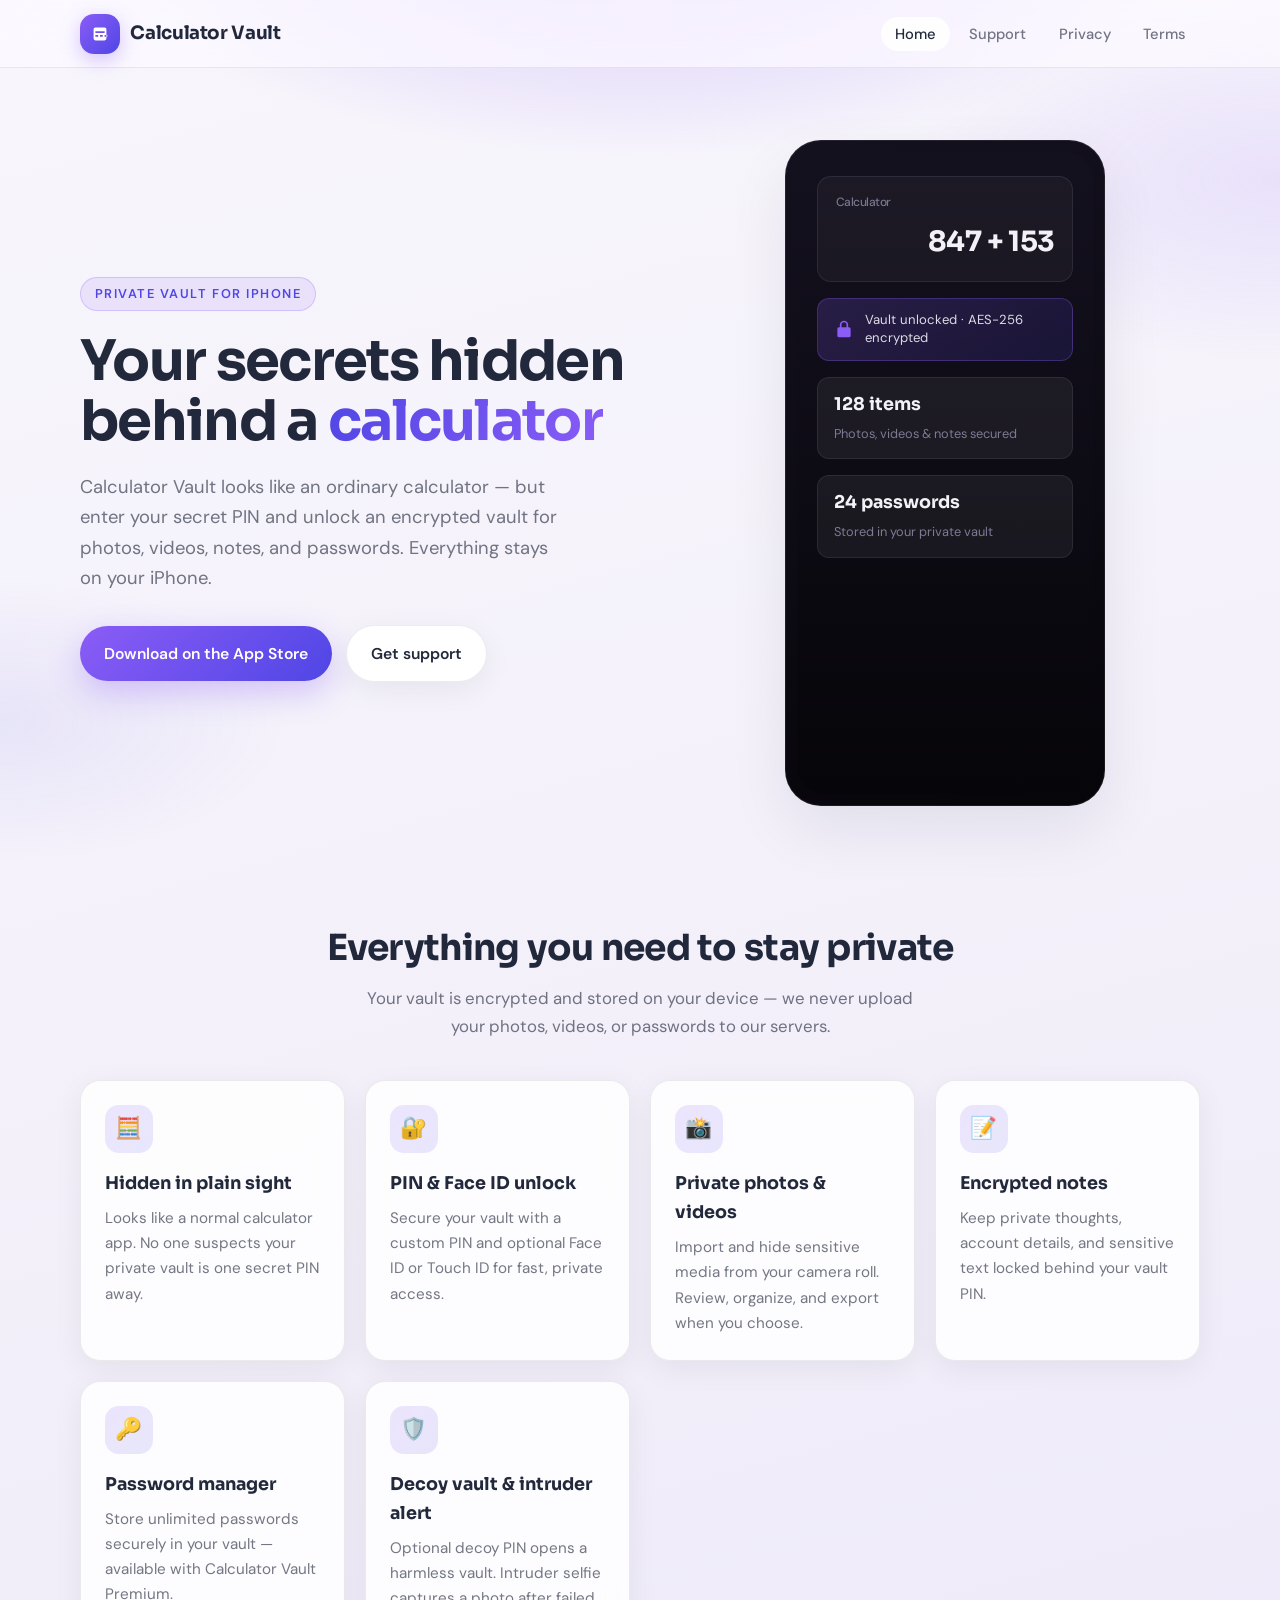
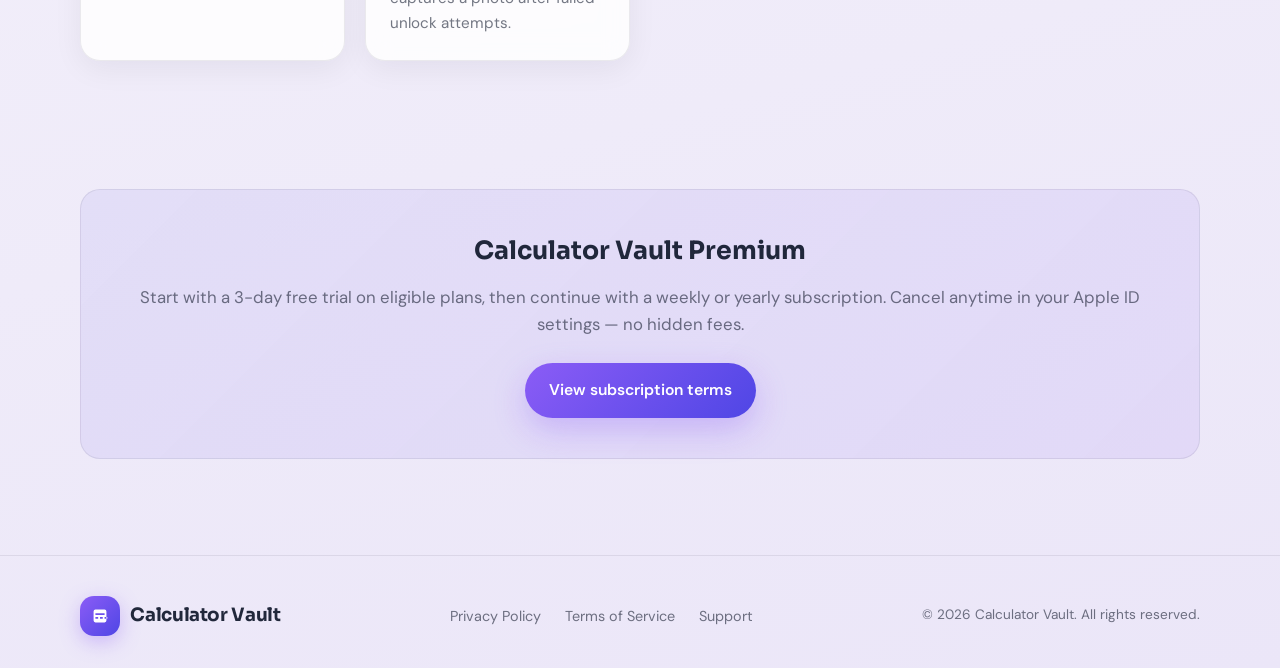
<file: index.html>
<!DOCTYPE html>
<html lang="en">
<head>
  <meta charset="UTF-8">
  <meta name="viewport" content="width=device-width, initial-scale=1">
  <meta name="description" content="Calculator Vault — Hide photos, videos, notes, and passwords behind a secret PIN. Looks like a calculator. Encrypted on your iPhone.">
  <meta name="theme-color" content="#4f46e5">
  <link rel="canonical" href="https://ammadrazzaq28.github.io/Vault-Calculator/">
  <meta property="og:type" content="website">
  <meta property="og:url" content="https://ammadrazzaq28.github.io/Vault-Calculator/">
  <meta property="og:title" content="Calculator Vault — Private Photo &amp; File Vault for iPhone">
  <meta property="og:description" content="Hide photos, videos, notes, and passwords behind a secret PIN. Looks like an ordinary calculator. Encrypted on your device.">
  <title>Calculator Vault — Private Photo &amp; File Vault for iPhone</title>
  <link rel="preconnect" href="https://fonts.googleapis.com">
  <link rel="preconnect" href="https://fonts.gstatic.com" crossorigin>
  <link href="https://fonts.googleapis.com/css2?family=DM+Sans:ital,opsz,wght@0,9..40,400;0,9..40,500;0,9..40,600;0,9..40,700;1,9..40,400&family=Sora:wght@600;700&display=swap" rel="stylesheet">
  <link rel="stylesheet" href="css/site.css">
  <link rel="icon" href="data:image/svg+xml,%3Csvg xmlns='http://www.w3.org/2000/svg' viewBox='0 0 32 32'%3E%3Cdefs%3E%3ClinearGradient id='g' x1='0%25' y1='0%25' x2='100%25' y2='100%25'%3E%3Cstop offset='0%25' stop-color='%238b5cf6'/%3E%3Cstop offset='100%25' stop-color='%234f46e5'/%3E%3C/linearGradient%3E%3C/defs%3E%3Crect width='32' height='32' rx='8' fill='url(%23g)'/%3E%3Cpath fill='white' d='M9 8h14a2 2 0 012 2v12a2 2 0 01-2 2H9a2 2 0 01-2-2V10a2 2 0 012-2zm0 4v2h14v-2H9zm0 4v2h4v-2H9zm6 0v2h4v-2h-4zm6 0v2h4v-2h-4z'/%3E%3C/svg%3E">
</head>
<body>
  <header class="site-nav">
    <div class="wrap site-nav__inner">
      <a class="brand" href="index.html">
        <span class="brand__mark" aria-hidden="true">
          <svg viewBox="0 0 24 24" xmlns="http://www.w3.org/2000/svg"><path d="M7 5h10a2 2 0 012 2v10a2 2 0 01-2 2H7a2 2 0 01-2-2V7a2 2 0 012-2zm0 4v2h10V9H7zm0 4v2h3v-2H7zm5 0v2h3v-2h-3zm5 0v2h3v-2h-3z"/></svg>
        </span>
        Calculator Vault
      </a>
      <button class="nav-toggle" type="button" aria-label="Open menu" aria-expanded="false" data-nav-toggle>☰</button>
      <ul class="nav-links" data-nav-menu>
        <li><a href="index.html" aria-current="page">Home</a></li>
        <li><a href="support.html">Support</a></li>
        <li><a href="privacy.html">Privacy</a></li>
        <li><a href="terms.html">Terms</a></li>
      </ul>
    </div>
  </header>

  <main>
    <section class="hero">
      <div class="wrap hero__grid">
        <div>
          <p class="hero__eyebrow">Private vault for iPhone</p>
          <h1>Your secrets hidden behind a <span>calculator</span></h1>
          <p class="hero__lead">
            Calculator Vault looks like an ordinary calculator — but enter your secret PIN and unlock an encrypted vault for photos, videos, notes, and passwords. Everything stays on your iPhone.
          </p>
          <div class="hero__cta">
            <a class="btn btn--primary" href="https://apps.apple.com/app/calculator-vault/id0000000000" rel="noopener">Download on the App Store</a>
            <a class="btn btn--ghost" href="support.html">Get support</a>
          </div>
        </div>
        <div class="phone-mock" aria-hidden="true">
          <div class="phone-mock__frame">
            <div class="phone-mock__screen">
              <div class="mock-calc-display">
                <span>Calculator</span>
                847 + 153
              </div>
              <div class="mock-lock">
                <svg viewBox="0 0 24 24" xmlns="http://www.w3.org/2000/svg"><path d="M12 17a2 2 0 100-4 2 2 0 000 4zm6-7h-1V7a5 5 0 00-10 0v3H6a2 2 0 00-2 2v8a2 2 0 002 2h12a2 2 0 002-2v-8a2 2 0 00-2-2zm-3 0H9V7a3 3 0 016 0v3z"/></svg>
                <p>Vault unlocked · AES-256 encrypted</p>
              </div>
              <div class="mock-stat"><strong>128 items</strong><span>Photos, videos &amp; notes secured</span></div>
              <div class="mock-stat"><strong>24 passwords</strong><span>Stored in your private vault</span></div>
            </div>
          </div>
        </div>
      </div>
    </section>

    <section class="section" id="features">
      <div class="wrap">
        <h2 class="section__title">Everything you need to stay private</h2>
        <p class="section__subtitle">Your vault is encrypted and stored on your device — we never upload your photos, videos, or passwords to our servers.</p>
        <div class="features">
          <article class="card">
            <div class="card__icon" aria-hidden="true">🧮</div>
            <h3>Hidden in plain sight</h3>
            <p>Looks like a normal calculator app. No one suspects your private vault is one secret PIN away.</p>
          </article>
          <article class="card">
            <div class="card__icon" aria-hidden="true">🔐</div>
            <h3>PIN &amp; Face ID unlock</h3>
            <p>Secure your vault with a custom PIN and optional Face ID or Touch ID for fast, private access.</p>
          </article>
          <article class="card">
            <div class="card__icon" aria-hidden="true">📸</div>
            <h3>Private photos &amp; videos</h3>
            <p>Import and hide sensitive media from your camera roll. Review, organize, and export when you choose.</p>
          </article>
          <article class="card">
            <div class="card__icon" aria-hidden="true">📝</div>
            <h3>Encrypted notes</h3>
            <p>Keep private thoughts, account details, and sensitive text locked behind your vault PIN.</p>
          </article>
          <article class="card">
            <div class="card__icon" aria-hidden="true">🔑</div>
            <h3>Password manager</h3>
            <p>Store unlimited passwords securely in your vault — available with Calculator Vault Premium.</p>
          </article>
          <article class="card">
            <div class="card__icon" aria-hidden="true">🛡️</div>
            <h3>Decoy vault &amp; intruder alert</h3>
            <p>Optional decoy PIN opens a harmless vault. Intruder selfie captures a photo after failed unlock attempts.</p>
          </article>
        </div>
      </div>
    </section>

    <section class="section">
      <div class="wrap">
        <div class="pricing-banner">
          <h2>Calculator Vault Premium</h2>
          <p>Start with a 3-day free trial on eligible plans, then continue with a weekly or yearly subscription. Cancel anytime in your Apple ID settings — no hidden fees.</p>
          <a class="btn btn--primary" href="terms.html#subscriptions">View subscription terms</a>
        </div>
      </div>
    </section>
  </main>

  <footer class="site-footer">
    <div class="wrap site-footer__inner">
      <a class="brand" href="index.html">
        <span class="brand__mark" aria-hidden="true">
          <svg viewBox="0 0 24 24" xmlns="http://www.w3.org/2000/svg"><path d="M7 5h10a2 2 0 012 2v10a2 2 0 01-2 2H7a2 2 0 01-2-2V7a2 2 0 012-2zm0 4v2h10V9H7zm0 4v2h3v-2H7zm5 0v2h3v-2h-3zm5 0v2h3v-2h-3z"/></svg>
        </span>
        Calculator Vault
      </a>
      <ul class="footer-links">
        <li><a href="privacy.html">Privacy Policy</a></li>
        <li><a href="terms.html">Terms of Service</a></li>
        <li><a href="support.html">Support</a></li>
      </ul>
      <small>© <span id="year"></span> Calculator Vault. All rights reserved.</small>
    </div>
  </footer>

  <script>
    document.getElementById('year').textContent = new Date().getFullYear();
    const toggle = document.querySelector('[data-nav-toggle]');
    const menu = document.querySelector('[data-nav-menu]');
    toggle?.addEventListener('click', () => {
      const open = menu.classList.toggle('is-open');
      toggle.setAttribute('aria-expanded', open);
    });
  </script>
</body>
</html>
</file>
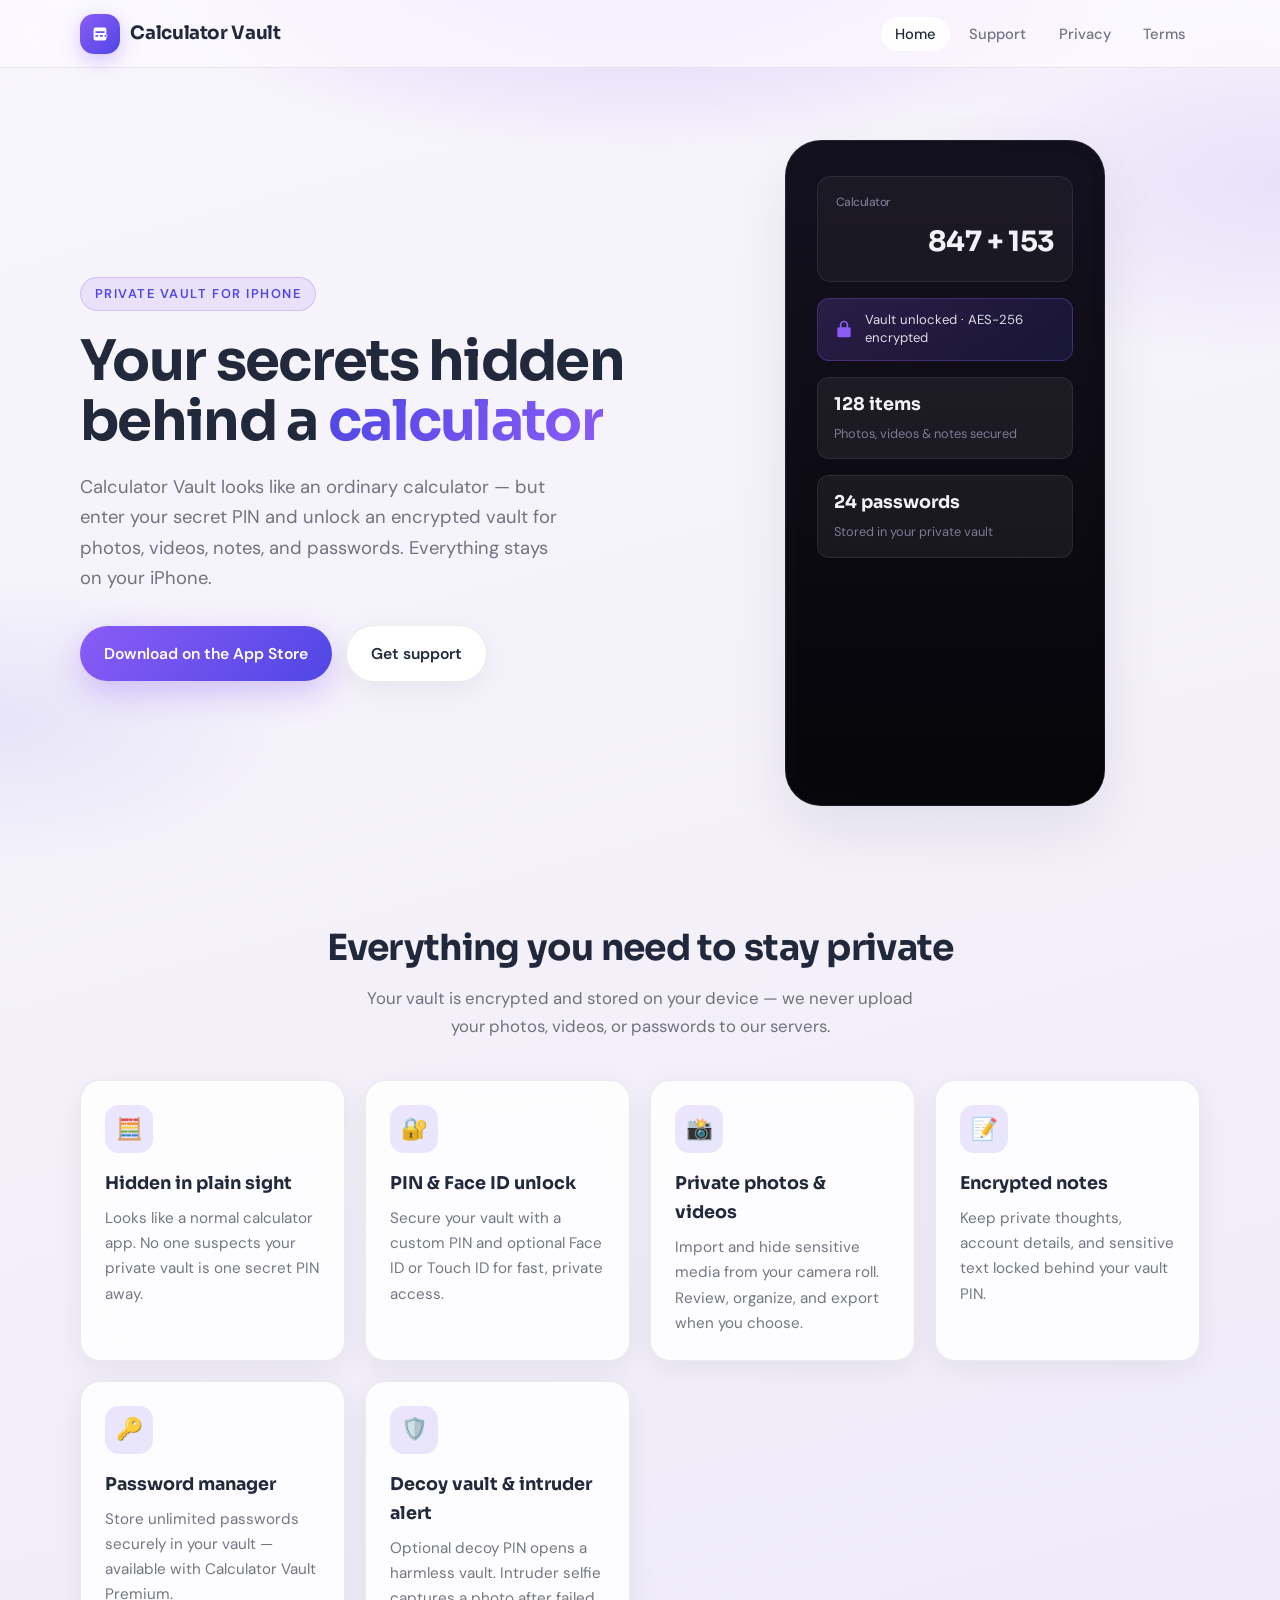
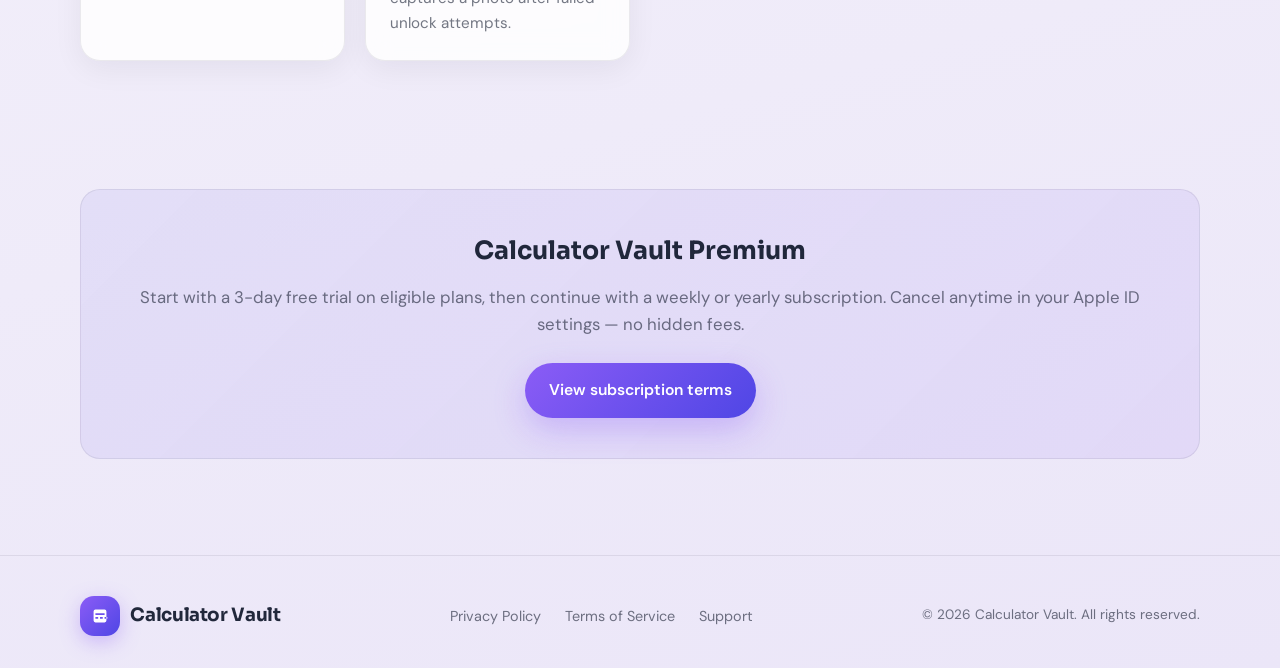
<file: website/index.html>
<!DOCTYPE html>
<html lang="en">
<head>
  <meta charset="UTF-8">
  <meta name="viewport" content="width=device-width, initial-scale=1">
  <meta name="description" content="Calculator Vault — Hide photos, videos, notes, and passwords behind a secret PIN. Looks like a calculator. Encrypted on your iPhone.">
  <meta name="theme-color" content="#4f46e5">
  <link rel="canonical" href="https://ammadrazzaq28.github.io/CalculatorVault/">
  <meta property="og:type" content="website">
  <meta property="og:url" content="https://ammadrazzaq28.github.io/CalculatorVault/">
  <meta property="og:title" content="Calculator Vault — Private Photo &amp; File Vault for iPhone">
  <meta property="og:description" content="Hide photos, videos, notes, and passwords behind a secret PIN. Looks like an ordinary calculator. Encrypted on your device.">
  <title>Calculator Vault — Private Photo &amp; File Vault for iPhone</title>
  <link rel="preconnect" href="https://fonts.googleapis.com">
  <link rel="preconnect" href="https://fonts.gstatic.com" crossorigin>
  <link href="https://fonts.googleapis.com/css2?family=DM+Sans:ital,opsz,wght@0,9..40,400;0,9..40,500;0,9..40,600;0,9..40,700;1,9..40,400&family=Sora:wght@600;700&display=swap" rel="stylesheet">
  <link rel="stylesheet" href="css/site.css">
  <link rel="icon" href="data:image/svg+xml,%3Csvg xmlns='http://www.w3.org/2000/svg' viewBox='0 0 32 32'%3E%3Cdefs%3E%3ClinearGradient id='g' x1='0%25' y1='0%25' x2='100%25' y2='100%25'%3E%3Cstop offset='0%25' stop-color='%238b5cf6'/%3E%3Cstop offset='100%25' stop-color='%234f46e5'/%3E%3C/linearGradient%3E%3C/defs%3E%3Crect width='32' height='32' rx='8' fill='url(%23g)'/%3E%3Cpath fill='white' d='M9 8h14a2 2 0 012 2v12a2 2 0 01-2 2H9a2 2 0 01-2-2V10a2 2 0 012-2zm0 4v2h14v-2H9zm0 4v2h4v-2H9zm6 0v2h4v-2h-4zm6 0v2h4v-2h-4z'/%3E%3C/svg%3E">
</head>
<body>
  <header class="site-nav">
    <div class="wrap site-nav__inner">
      <a class="brand" href="index.html">
        <span class="brand__mark" aria-hidden="true">
          <svg viewBox="0 0 24 24" xmlns="http://www.w3.org/2000/svg"><path d="M7 5h10a2 2 0 012 2v10a2 2 0 01-2 2H7a2 2 0 01-2-2V7a2 2 0 012-2zm0 4v2h10V9H7zm0 4v2h3v-2H7zm5 0v2h3v-2h-3zm5 0v2h3v-2h-3z"/></svg>
        </span>
        Calculator Vault
      </a>
      <button class="nav-toggle" type="button" aria-label="Open menu" aria-expanded="false" data-nav-toggle>☰</button>
      <ul class="nav-links" data-nav-menu>
        <li><a href="index.html" aria-current="page">Home</a></li>
        <li><a href="support.html">Support</a></li>
        <li><a href="privacy.html">Privacy</a></li>
        <li><a href="terms.html">Terms</a></li>
      </ul>
    </div>
  </header>

  <main>
    <section class="hero">
      <div class="wrap hero__grid">
        <div>
          <p class="hero__eyebrow">Private vault for iPhone</p>
          <h1>Your secrets hidden behind a <span>calculator</span></h1>
          <p class="hero__lead">
            Calculator Vault looks like an ordinary calculator — but enter your secret PIN and unlock an encrypted vault for photos, videos, notes, and passwords. Everything stays on your iPhone.
          </p>
          <div class="hero__cta">
            <a class="btn btn--primary" href="https://apps.apple.com/app/calculator-vault/id0000000000" rel="noopener">Download on the App Store</a>
            <a class="btn btn--ghost" href="support.html">Get support</a>
          </div>
        </div>
        <div class="phone-mock" aria-hidden="true">
          <div class="phone-mock__frame">
            <div class="phone-mock__screen">
              <div class="mock-calc-display">
                <span>Calculator</span>
                847 + 153
              </div>
              <div class="mock-lock">
                <svg viewBox="0 0 24 24" xmlns="http://www.w3.org/2000/svg"><path d="M12 17a2 2 0 100-4 2 2 0 000 4zm6-7h-1V7a5 5 0 00-10 0v3H6a2 2 0 00-2 2v8a2 2 0 002 2h12a2 2 0 002-2v-8a2 2 0 00-2-2zm-3 0H9V7a3 3 0 016 0v3z"/></svg>
                <p>Vault unlocked · AES-256 encrypted</p>
              </div>
              <div class="mock-stat"><strong>128 items</strong><span>Photos, videos &amp; notes secured</span></div>
              <div class="mock-stat"><strong>24 passwords</strong><span>Stored in your private vault</span></div>
            </div>
          </div>
        </div>
      </div>
    </section>

    <section class="section" id="features">
      <div class="wrap">
        <h2 class="section__title">Everything you need to stay private</h2>
        <p class="section__subtitle">Your vault is encrypted and stored on your device — we never upload your photos, videos, or passwords to our servers.</p>
        <div class="features">
          <article class="card">
            <div class="card__icon" aria-hidden="true">🧮</div>
            <h3>Hidden in plain sight</h3>
            <p>Looks like a normal calculator app. No one suspects your private vault is one secret PIN away.</p>
          </article>
          <article class="card">
            <div class="card__icon" aria-hidden="true">🔐</div>
            <h3>PIN &amp; Face ID unlock</h3>
            <p>Secure your vault with a custom PIN and optional Face ID or Touch ID for fast, private access.</p>
          </article>
          <article class="card">
            <div class="card__icon" aria-hidden="true">📸</div>
            <h3>Private photos &amp; videos</h3>
            <p>Import and hide sensitive media from your camera roll. Review, organize, and export when you choose.</p>
          </article>
          <article class="card">
            <div class="card__icon" aria-hidden="true">📝</div>
            <h3>Encrypted notes</h3>
            <p>Keep private thoughts, account details, and sensitive text locked behind your vault PIN.</p>
          </article>
          <article class="card">
            <div class="card__icon" aria-hidden="true">🔑</div>
            <h3>Password manager</h3>
            <p>Store unlimited passwords securely in your vault — available with Calculator Vault Premium.</p>
          </article>
          <article class="card">
            <div class="card__icon" aria-hidden="true">🛡️</div>
            <h3>Decoy vault &amp; intruder alert</h3>
            <p>Optional decoy PIN opens a harmless vault. Intruder selfie captures a photo after failed unlock attempts.</p>
          </article>
        </div>
      </div>
    </section>

    <section class="section">
      <div class="wrap">
        <div class="pricing-banner">
          <h2>Calculator Vault Premium</h2>
          <p>Start with a 3-day free trial on eligible plans, then continue with a weekly or yearly subscription. Cancel anytime in your Apple ID settings — no hidden fees.</p>
          <a class="btn btn--primary" href="terms.html#subscriptions">View subscription terms</a>
        </div>
      </div>
    </section>
  </main>

  <footer class="site-footer">
    <div class="wrap site-footer__inner">
      <a class="brand" href="index.html">
        <span class="brand__mark" aria-hidden="true">
          <svg viewBox="0 0 24 24" xmlns="http://www.w3.org/2000/svg"><path d="M7 5h10a2 2 0 012 2v10a2 2 0 01-2 2H7a2 2 0 01-2-2V7a2 2 0 012-2zm0 4v2h10V9H7zm0 4v2h3v-2H7zm5 0v2h3v-2h-3zm5 0v2h3v-2h-3z"/></svg>
        </span>
        Calculator Vault
      </a>
      <ul class="footer-links">
        <li><a href="privacy.html">Privacy Policy</a></li>
        <li><a href="terms.html">Terms of Service</a></li>
        <li><a href="support.html">Support</a></li>
      </ul>
      <small>© <span id="year"></span> Calculator Vault. All rights reserved.</small>
    </div>
  </footer>

  <script>
    document.getElementById('year').textContent = new Date().getFullYear();
    const toggle = document.querySelector('[data-nav-toggle]');
    const menu = document.querySelector('[data-nav-menu]');
    toggle?.addEventListener('click', () => {
      const open = menu.classList.toggle('is-open');
      toggle.setAttribute('aria-expanded', open);
    });
  </script>
</body>
</html>
</file>
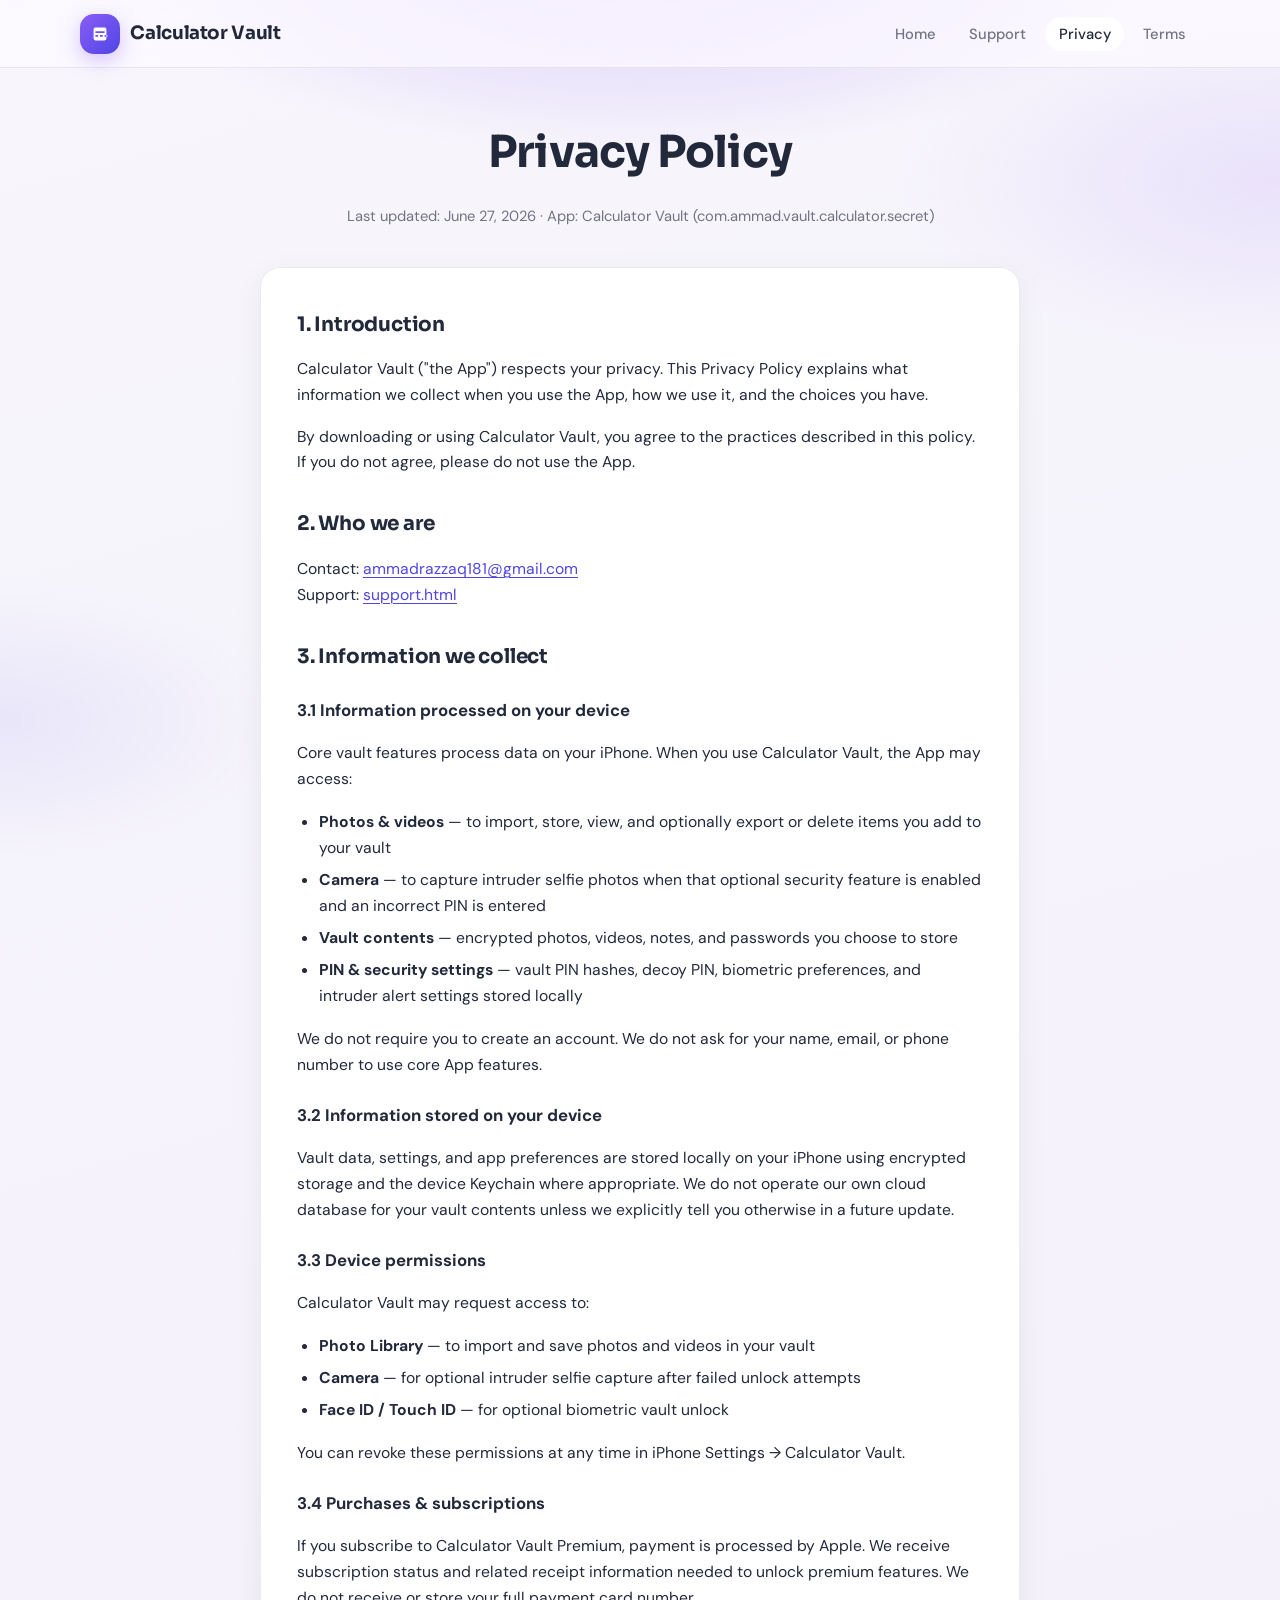
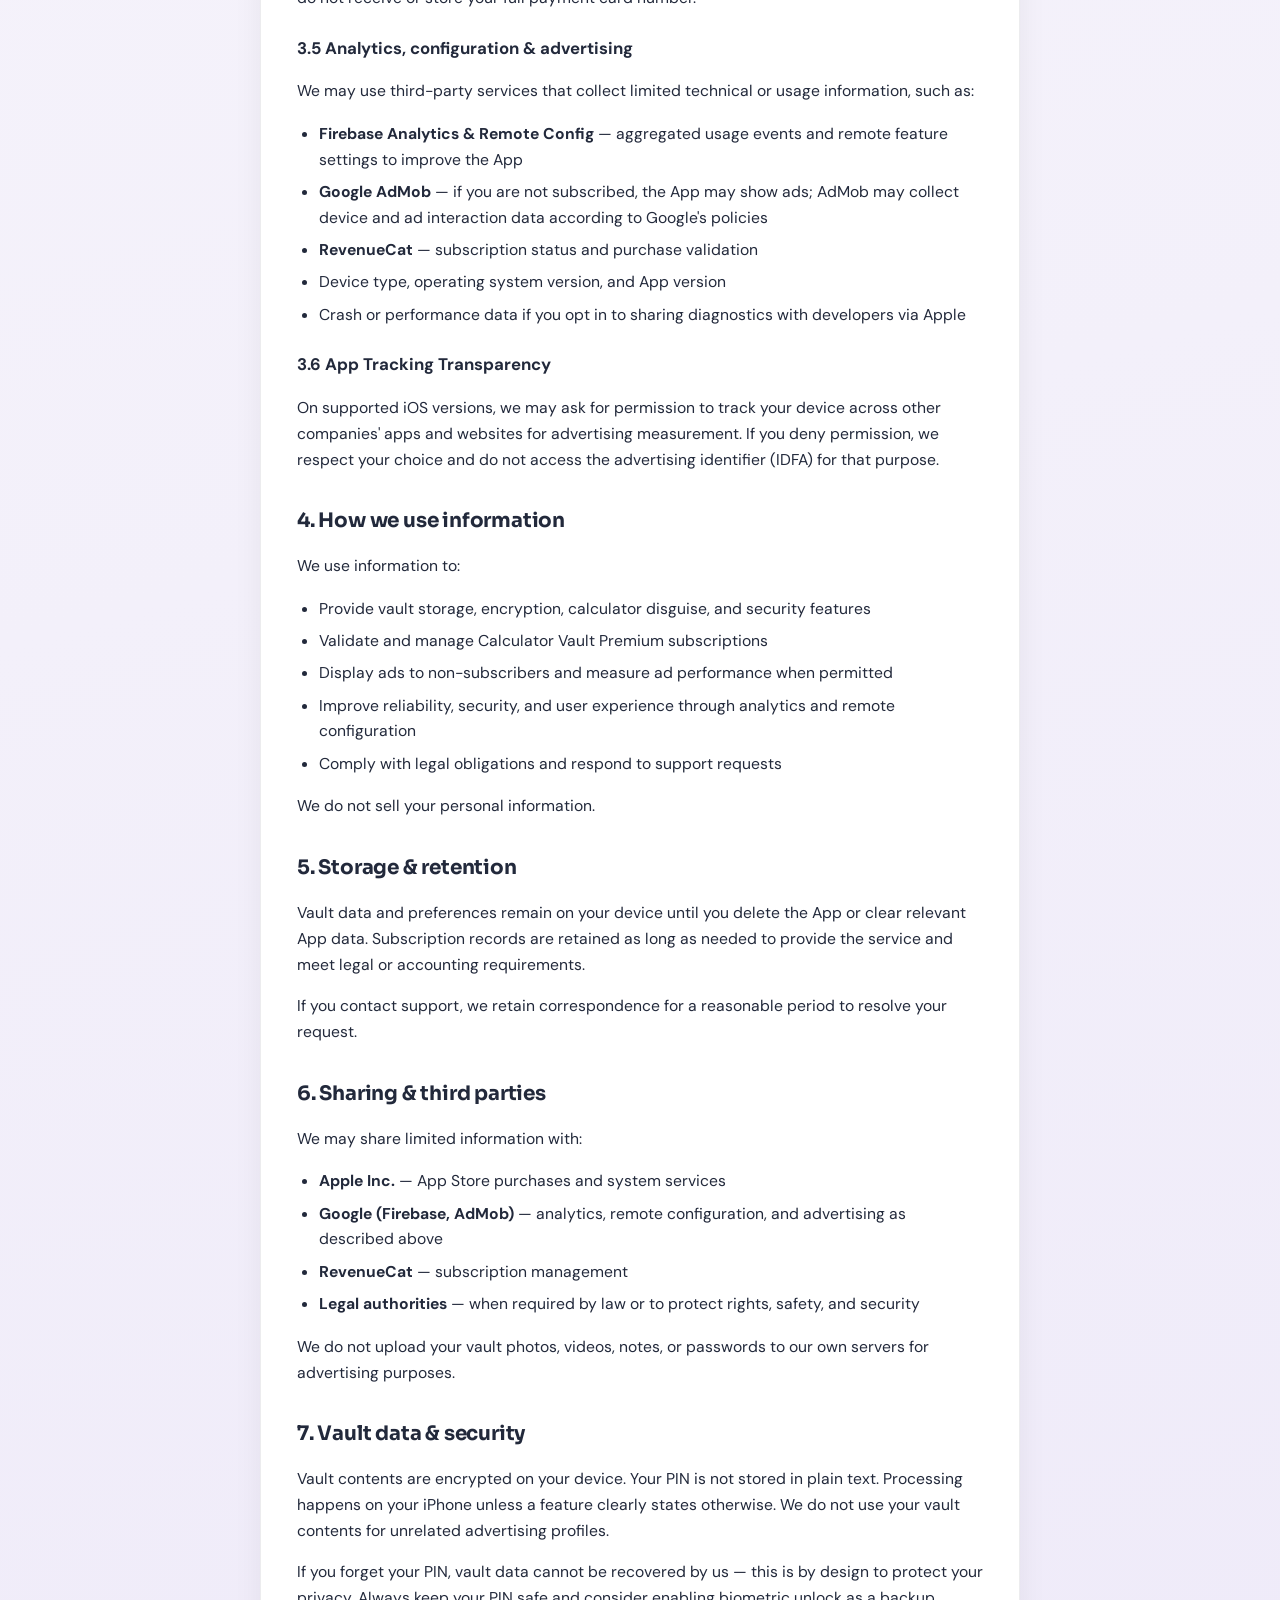
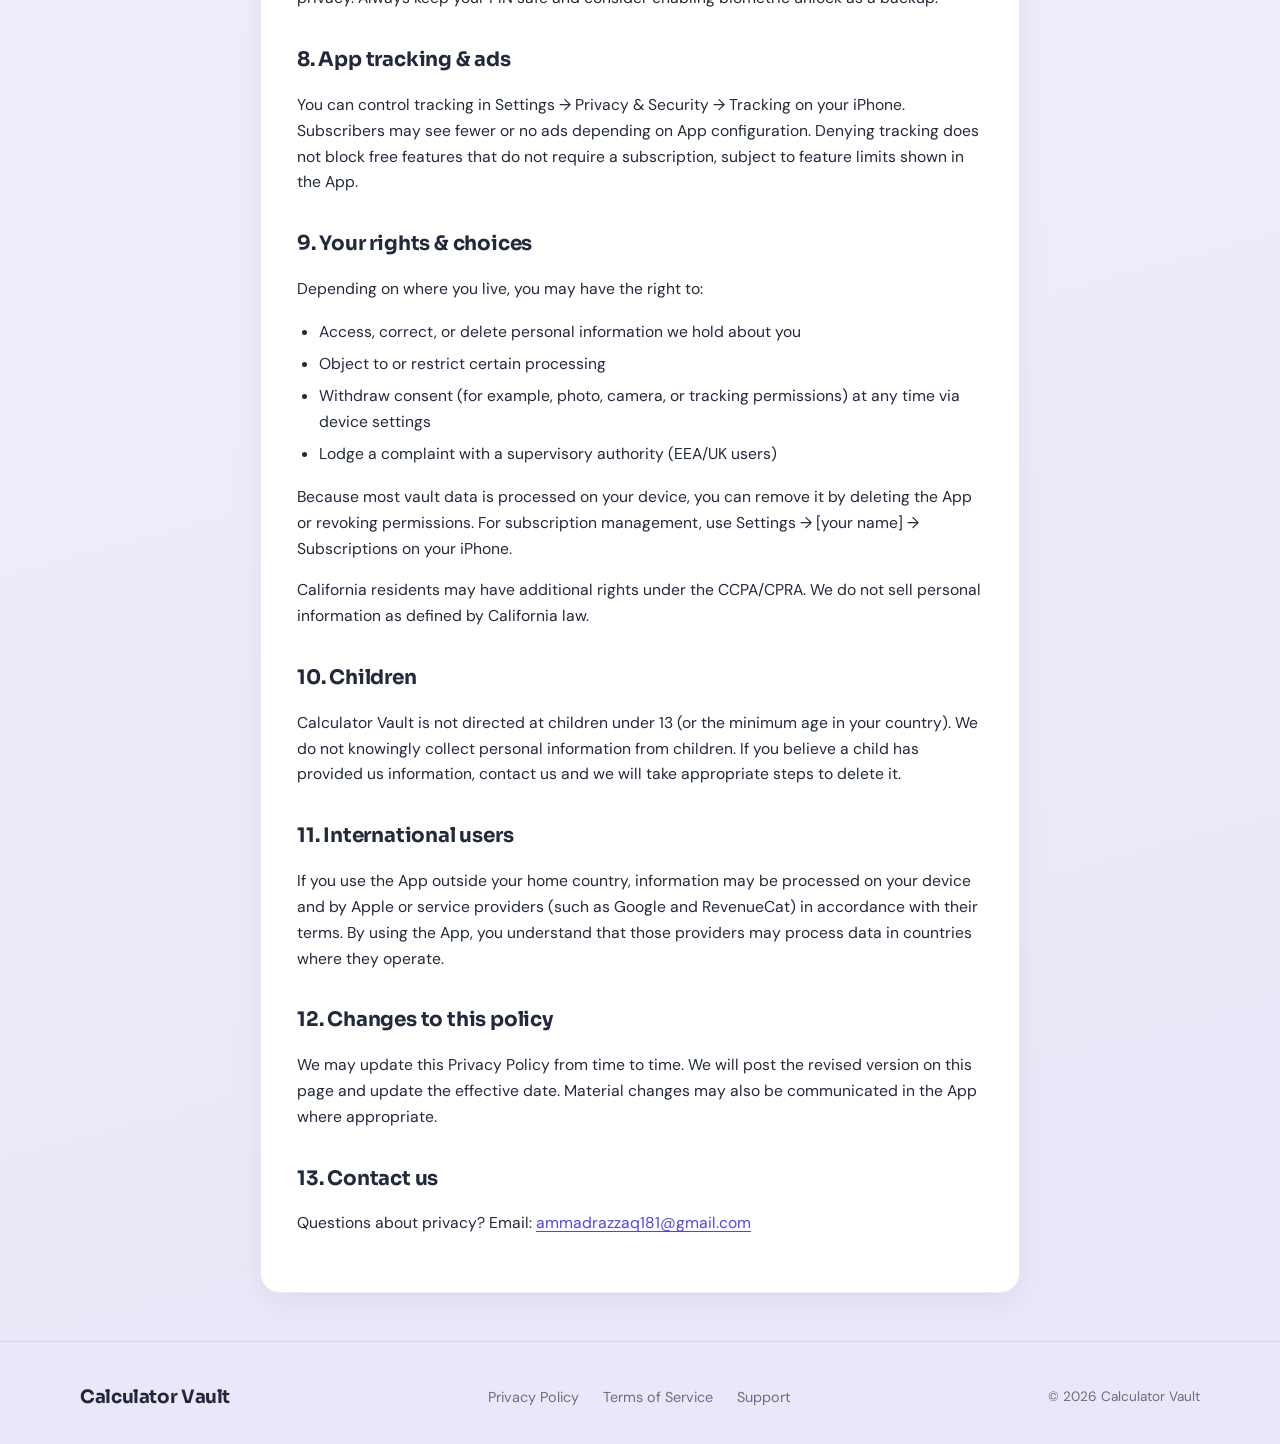
<file: privacy.html>
<!DOCTYPE html>
<html lang="en">
<head>
  <meta charset="UTF-8">
  <meta name="viewport" content="width=device-width, initial-scale=1">
  <meta name="description" content="Privacy Policy for Calculator Vault — how we handle your data on iPhone.">
  <title>Privacy Policy — Calculator Vault</title>
  <link rel="preconnect" href="https://fonts.googleapis.com">
  <link rel="preconnect" href="https://fonts.gstatic.com" crossorigin>
  <link href="https://fonts.googleapis.com/css2?family=DM+Sans:ital,opsz,wght@0,9..40,400;0,9..40,500;0,9..40,600;0,9..40,700&family=Sora:wght@600;700&display=swap" rel="stylesheet">
  <link rel="stylesheet" href="css/site.css">
  <link rel="icon" href="data:image/svg+xml,%3Csvg xmlns='http://www.w3.org/2000/svg' viewBox='0 0 32 32'%3E%3Crect width='32' height='32' rx='8' fill='%234f46e5'/%3E%3Cpath fill='white' d='M9 8h14a2 2 0 012 2v12a2 2 0 01-2 2H9a2 2 0 01-2-2V10a2 2 0 012-2z'/%3E%3C/svg%3E">
</head>
<body>
  <header class="site-nav">
    <div class="wrap site-nav__inner">
      <a class="brand" href="index.html">
        <span class="brand__mark" aria-hidden="true">
          <svg viewBox="0 0 24 24" xmlns="http://www.w3.org/2000/svg"><path d="M7 5h10a2 2 0 012 2v10a2 2 0 01-2 2H7a2 2 0 01-2-2V7a2 2 0 012-2zm0 4v2h10V9H7zm0 4v2h3v-2H7zm5 0v2h3v-2h-3zm5 0v2h3v-2h-3z"/></svg>
        </span>
        Calculator Vault
      </a>
      <button class="nav-toggle" type="button" aria-label="Open menu" aria-expanded="false" data-nav-toggle>☰</button>
      <ul class="nav-links" data-nav-menu>
        <li><a href="index.html">Home</a></li>
        <li><a href="support.html">Support</a></li>
        <li><a href="privacy.html" aria-current="page">Privacy</a></li>
        <li><a href="terms.html">Terms</a></li>
      </ul>
    </div>
  </header>

  <main>
    <header class="page-header wrap--legal">
      <h1>Privacy Policy</h1>
      <p class="meta">Last updated: June 27, 2026 · App: Calculator Vault (com.ammad.vault.calculator.secret)</p>
    </header>

    <article class="legal-card wrap--legal">
      <h2>1. Introduction</h2>
      <p>
        Calculator Vault ("the App") respects your privacy. This Privacy Policy explains what information we collect when you use the App, how we use it, and the choices you have.
      </p>
      <p>
        By downloading or using Calculator Vault, you agree to the practices described in this policy. If you do not agree, please do not use the App.
      </p>

      <h2>2. Who we are</h2>
      <p>
        Contact: <a href="mailto:ammadrazzaq181@gmail.com">ammadrazzaq181@gmail.com</a><br>
        Support: <a href="support.html">support.html</a>
      </p>

      <h2>3. Information we collect</h2>

      <h3>3.1 Information processed on your device</h3>
      <p>Core vault features process data on your iPhone. When you use Calculator Vault, the App may access:</p>
      <ul>
        <li><strong>Photos &amp; videos</strong> — to import, store, view, and optionally export or delete items you add to your vault</li>
        <li><strong>Camera</strong> — to capture intruder selfie photos when that optional security feature is enabled and an incorrect PIN is entered</li>
        <li><strong>Vault contents</strong> — encrypted photos, videos, notes, and passwords you choose to store</li>
        <li><strong>PIN &amp; security settings</strong> — vault PIN hashes, decoy PIN, biometric preferences, and intruder alert settings stored locally</li>
      </ul>
      <p>
        We do not require you to create an account. We do not ask for your name, email, or phone number to use core App features.
      </p>

      <h3>3.2 Information stored on your device</h3>
      <p>
        Vault data, settings, and app preferences are stored locally on your iPhone using encrypted storage and the device Keychain where appropriate. We do not operate our own cloud database for your vault contents unless we explicitly tell you otherwise in a future update.
      </p>

      <h3>3.3 Device permissions</h3>
      <p>Calculator Vault may request access to:</p>
      <ul>
        <li><strong>Photo Library</strong> — to import and save photos and videos in your vault</li>
        <li><strong>Camera</strong> — for optional intruder selfie capture after failed unlock attempts</li>
        <li><strong>Face ID / Touch ID</strong> — for optional biometric vault unlock</li>
      </ul>
      <p>You can revoke these permissions at any time in iPhone Settings → Calculator Vault.</p>

      <h3>3.4 Purchases &amp; subscriptions</h3>
      <p>
        If you subscribe to Calculator Vault Premium, payment is processed by Apple. We receive subscription status and related receipt information needed to unlock premium features. We do not receive or store your full payment card number.
      </p>

      <h3>3.5 Analytics, configuration &amp; advertising</h3>
      <p>We may use third-party services that collect limited technical or usage information, such as:</p>
      <ul>
        <li><strong>Firebase Analytics &amp; Remote Config</strong> — aggregated usage events and remote feature settings to improve the App</li>
        <li><strong>Google AdMob</strong> — if you are not subscribed, the App may show ads; AdMob may collect device and ad interaction data according to Google's policies</li>
        <li><strong>RevenueCat</strong> — subscription status and purchase validation</li>
        <li>Device type, operating system version, and App version</li>
        <li>Crash or performance data if you opt in to sharing diagnostics with developers via Apple</li>
      </ul>

      <h3>3.6 App Tracking Transparency</h3>
      <p>
        On supported iOS versions, we may ask for permission to track your device across other companies' apps and websites for advertising measurement. If you deny permission, we respect your choice and do not access the advertising identifier (IDFA) for that purpose.
      </p>

      <h2>4. How we use information</h2>
      <p>We use information to:</p>
      <ul>
        <li>Provide vault storage, encryption, calculator disguise, and security features</li>
        <li>Validate and manage Calculator Vault Premium subscriptions</li>
        <li>Display ads to non-subscribers and measure ad performance when permitted</li>
        <li>Improve reliability, security, and user experience through analytics and remote configuration</li>
        <li>Comply with legal obligations and respond to support requests</li>
      </ul>
      <p>We do not sell your personal information.</p>

      <h2>5. Storage &amp; retention</h2>
      <p>
        Vault data and preferences remain on your device until you delete the App or clear relevant App data. Subscription records are retained as long as needed to provide the service and meet legal or accounting requirements.
      </p>
      <p>If you contact support, we retain correspondence for a reasonable period to resolve your request.</p>

      <h2>6. Sharing &amp; third parties</h2>
      <p>We may share limited information with:</p>
      <ul>
        <li><strong>Apple Inc.</strong> — App Store purchases and system services</li>
        <li><strong>Google (Firebase, AdMob)</strong> — analytics, remote configuration, and advertising as described above</li>
        <li><strong>RevenueCat</strong> — subscription management</li>
        <li><strong>Legal authorities</strong> — when required by law or to protect rights, safety, and security</li>
      </ul>
      <p>We do not upload your vault photos, videos, notes, or passwords to our own servers for advertising purposes.</p>

      <h2>7. Vault data &amp; security</h2>
      <p>
        Vault contents are encrypted on your device. Your PIN is not stored in plain text. Processing happens on your iPhone unless a feature clearly states otherwise. We do not use your vault contents for unrelated advertising profiles.
      </p>
      <p>
        If you forget your PIN, vault data cannot be recovered by us — this is by design to protect your privacy. Always keep your PIN safe and consider enabling biometric unlock as a backup.
      </p>

      <h2>8. App tracking &amp; ads</h2>
      <p>
        You can control tracking in Settings → Privacy &amp; Security → Tracking on your iPhone. Subscribers may see fewer or no ads depending on App configuration. Denying tracking does not block free features that do not require a subscription, subject to feature limits shown in the App.
      </p>

      <h2>9. Your rights &amp; choices</h2>
      <p>Depending on where you live, you may have the right to:</p>
      <ul>
        <li>Access, correct, or delete personal information we hold about you</li>
        <li>Object to or restrict certain processing</li>
        <li>Withdraw consent (for example, photo, camera, or tracking permissions) at any time via device settings</li>
        <li>Lodge a complaint with a supervisory authority (EEA/UK users)</li>
      </ul>
      <p>
        Because most vault data is processed on your device, you can remove it by deleting the App or revoking permissions. For subscription management, use Settings → [your name] → Subscriptions on your iPhone.
      </p>
      <p>California residents may have additional rights under the CCPA/CPRA. We do not sell personal information as defined by California law.</p>

      <h2>10. Children</h2>
      <p>
        Calculator Vault is not directed at children under 13 (or the minimum age in your country). We do not knowingly collect personal information from children. If you believe a child has provided us information, contact us and we will take appropriate steps to delete it.
      </p>

      <h2>11. International users</h2>
      <p>
        If you use the App outside your home country, information may be processed on your device and by Apple or service providers (such as Google and RevenueCat) in accordance with their terms. By using the App, you understand that those providers may process data in countries where they operate.
      </p>

      <h2>12. Changes to this policy</h2>
      <p>
        We may update this Privacy Policy from time to time. We will post the revised version on this page and update the effective date. Material changes may also be communicated in the App where appropriate.
      </p>

      <h2>13. Contact us</h2>
      <p>Questions about privacy? Email: <a href="mailto:ammadrazzaq181@gmail.com">ammadrazzaq181@gmail.com</a></p>
    </article>
  </main>

  <footer class="site-footer">
    <div class="wrap site-footer__inner">
      <a class="brand" href="index.html">Calculator Vault</a>
      <ul class="footer-links">
        <li><a href="privacy.html">Privacy Policy</a></li>
        <li><a href="terms.html">Terms of Service</a></li>
        <li><a href="support.html">Support</a></li>
      </ul>
      <small>© <span id="year"></span> Calculator Vault</small>
    </div>
  </footer>

  <script>
    document.getElementById('year').textContent = new Date().getFullYear();
    const toggle = document.querySelector('[data-nav-toggle]');
    const menu = document.querySelector('[data-nav-menu]');
    toggle?.addEventListener('click', () => {
      const open = menu.classList.toggle('is-open');
      toggle.setAttribute('aria-expanded', open);
    });
  </script>
</body>
</html>
</file>
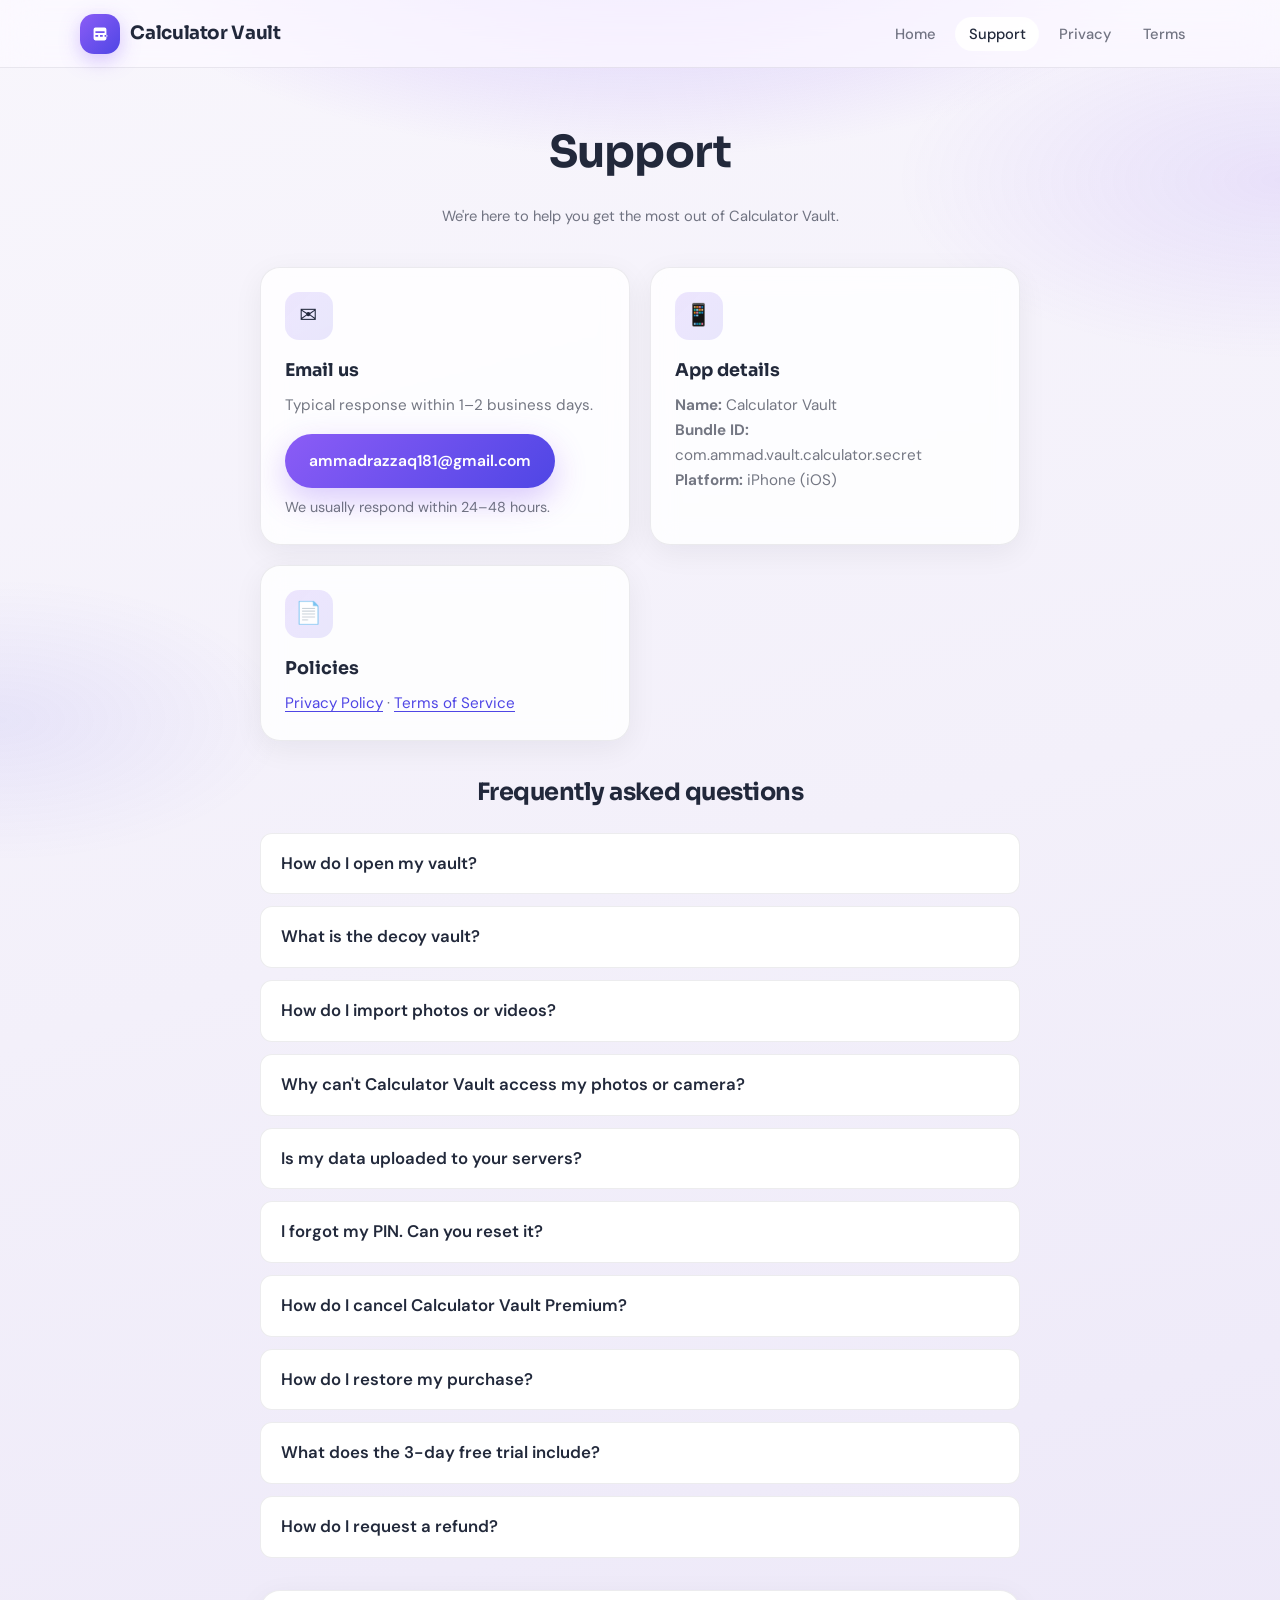
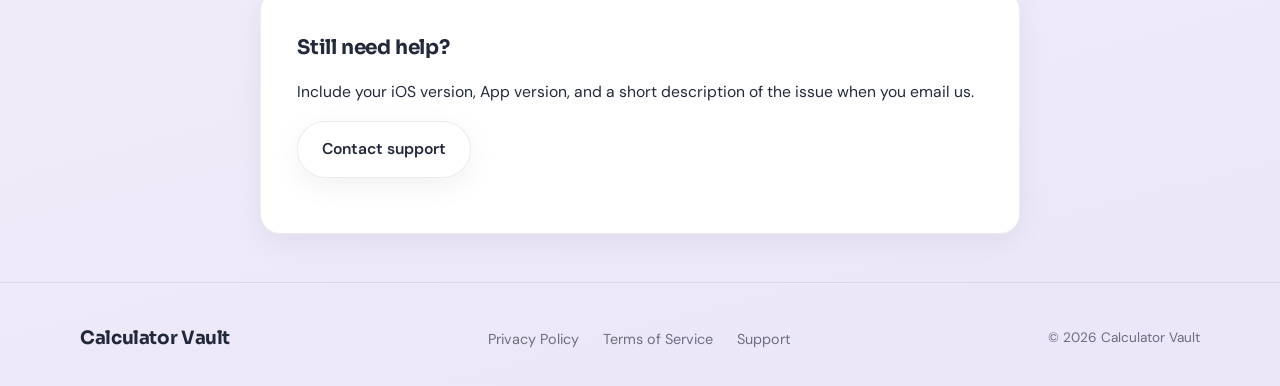
<file: support.html>
<!DOCTYPE html>
<html lang="en">
<head>
  <meta charset="UTF-8">
  <meta name="viewport" content="width=device-width, initial-scale=1">
  <meta name="description" content="Calculator Vault Support — help with vault access, subscriptions, permissions, and more.">
  <title>Support — Calculator Vault</title>
  <link rel="preconnect" href="https://fonts.googleapis.com">
  <link rel="preconnect" href="https://fonts.gstatic.com" crossorigin>
  <link href="https://fonts.googleapis.com/css2?family=DM+Sans:ital,opsz,wght@0,9..40,400;0,9..40,500;0,9..40,600;0,9..40,700&family=Sora:wght@600;700&display=swap" rel="stylesheet">
  <link rel="stylesheet" href="css/site.css">
  <link rel="icon" href="data:image/svg+xml,%3Csvg xmlns='http://www.w3.org/2000/svg' viewBox='0 0 32 32'%3E%3Crect width='32' height='32' rx='8' fill='%234f46e5'/%3E%3Cpath fill='white' d='M9 8h14a2 2 0 012 2v12a2 2 0 01-2 2H9a2 2 0 01-2-2V10a2 2 0 012-2z'/%3E%3C/svg%3E">
</head>
<body>
  <header class="site-nav">
    <div class="wrap site-nav__inner">
      <a class="brand" href="index.html">
        <span class="brand__mark" aria-hidden="true">
          <svg viewBox="0 0 24 24" xmlns="http://www.w3.org/2000/svg"><path d="M7 5h10a2 2 0 012 2v10a2 2 0 01-2 2H7a2 2 0 01-2-2V7a2 2 0 012-2zm0 4v2h10V9H7zm0 4v2h3v-2H7zm5 0v2h3v-2h-3zm5 0v2h3v-2h-3z"/></svg>
        </span>
        Calculator Vault
      </a>
      <button class="nav-toggle" type="button" aria-label="Open menu" aria-expanded="false" data-nav-toggle>☰</button>
      <ul class="nav-links" data-nav-menu>
        <li><a href="index.html">Home</a></li>
        <li><a href="support.html" aria-current="page">Support</a></li>
        <li><a href="privacy.html">Privacy</a></li>
        <li><a href="terms.html">Terms</a></li>
      </ul>
    </div>
  </header>

  <main>
    <header class="page-header wrap--legal">
      <h1>Support</h1>
      <p class="meta">We're here to help you get the most out of Calculator Vault.</p>
    </header>

    <div class="wrap--legal" style="margin-bottom: 2.5rem;">
      <div class="support-grid">
        <div class="card">
          <div class="card__icon" aria-hidden="true">✉️</div>
          <h3>Email us</h3>
          <p>Typical response within 1–2 business days.</p>
          <p style="margin-top: 1rem;"><a class="btn btn--primary" href="mailto:ammadrazzaq181@gmail.com?subject=Calculator%20Vault%20Support">ammadrazzaq181@gmail.com</a></p>
          <p style="margin-top: 0.5rem; font-size: 0.9rem; color: var(--text-muted);">We usually respond within 24–48 hours.</p>
        </div>
        <div class="card">
          <div class="card__icon" aria-hidden="true">📱</div>
          <h3>App details</h3>
          <p>
            <strong>Name:</strong> Calculator Vault<br>
            <strong>Bundle ID:</strong> com.ammad.vault.calculator.secret<br>
            <strong>Platform:</strong> iPhone (iOS)
          </p>
        </div>
        <div class="card">
          <div class="card__icon" aria-hidden="true">📄</div>
          <h3>Policies</h3>
          <p>
            <a href="privacy.html">Privacy Policy</a> ·
            <a href="terms.html">Terms of Service</a>
          </p>
        </div>
      </div>

      <h2 class="section__title" style="font-size: 1.5rem; margin-top: 2rem;">Frequently asked questions</h2>
      <div class="faq" style="margin-top: 1.25rem;">
        <details>
          <summary>How do I open my vault?</summary>
          <p>Open Calculator Vault and use it like a normal calculator. Enter your secret PIN followed by the equals (=) key to unlock your private vault. If you set up Face ID or Touch ID, you can also use biometrics after entering your PIN once.</p>
        </details>
        <details>
          <summary>What is the decoy vault?</summary>
          <p>If you enable a decoy PIN in Settings, entering that PIN opens a separate, harmless vault instead of your real one. This helps protect your secrets if someone forces you to unlock the app.</p>
        </details>
        <details>
          <summary>How do I import photos or videos?</summary>
          <p>After unlocking your vault, go to Photos or Videos and tap the import button. Grant Photo Library access when prompted. Imported items are stored encrypted in your vault on your device.</p>
        </details>
        <details>
          <summary>Why can't Calculator Vault access my photos or camera?</summary>
          <p>Go to Settings → Calculator Vault on your iPhone and enable Photos and Camera permissions. If you previously denied access, turn them on there and relaunch the App.</p>
        </details>
        <details>
          <summary>Is my data uploaded to your servers?</summary>
          <p>Your vault contents are encrypted and stored on your iPhone. We do not operate a cloud copy of your photos, videos, notes, or passwords. See our <a href="privacy.html">Privacy Policy</a> for analytics and advertising details.</p>
        </details>
        <details>
          <summary>I forgot my PIN. Can you reset it?</summary>
          <p>For your security, we cannot recover or reset your vault PIN. If you forget your PIN, vault data cannot be accessed. We recommend using Face ID or Touch ID as a backup unlock method.</p>
        </details>
        <details>
          <summary>How do I cancel Calculator Vault Premium?</summary>
          <p>Subscriptions are managed by Apple. On your iPhone: Settings → [your name] → Subscriptions → Calculator Vault → Cancel Subscription. Cancel at least 24 hours before renewal to avoid the next charge.</p>
        </details>
        <details>
          <summary>How do I restore my purchase?</summary>
          <p>On the subscription screen in the App, tap Restore. Make sure you are signed in with the same Apple ID used for the original purchase.</p>
        </details>
        <details>
          <summary>What does the 3-day free trial include?</summary>
          <p>Eligible new subscribers receive premium access for three days, including ad-free use and unlimited vault storage. If you do not cancel before the trial ends, Apple automatically bills the subscription shown on the paywall.</p>
        </details>
        <details>
          <summary>How do I request a refund?</summary>
          <p>Refunds are processed by Apple. Visit <a href="https://reportaproblem.apple.com" rel="noopener">reportaproblem.apple.com</a> and sign in with your Apple ID.</p>
        </details>
      </div>

      <div class="legal-card" style="margin-top: 2rem;">
        <h2 id="still-need-help">Still need help?</h2>
        <p>Include your iOS version, App version, and a short description of the issue when you email us.</p>
        <p><a class="btn btn--ghost" href="mailto:ammadrazzaq181@gmail.com?subject=Calculator%20Vault%20Support%20Request">Contact support</a></p>
      </div>
    </div>
  </main>

  <footer class="site-footer">
    <div class="wrap site-footer__inner">
      <a class="brand" href="index.html">Calculator Vault</a>
      <ul class="footer-links">
        <li><a href="privacy.html">Privacy Policy</a></li>
        <li><a href="terms.html">Terms of Service</a></li>
        <li><a href="support.html">Support</a></li>
      </ul>
      <small>© <span id="year"></span> Calculator Vault</small>
    </div>
  </footer>

  <script>
    document.getElementById('year').textContent = new Date().getFullYear();
    const toggle = document.querySelector('[data-nav-toggle]');
    const menu = document.querySelector('[data-nav-menu]');
    toggle?.addEventListener('click', () => {
      const open = menu.classList.toggle('is-open');
      toggle.setAttribute('aria-expanded', open);
    });
  </script>
</body>
</html>
</file>
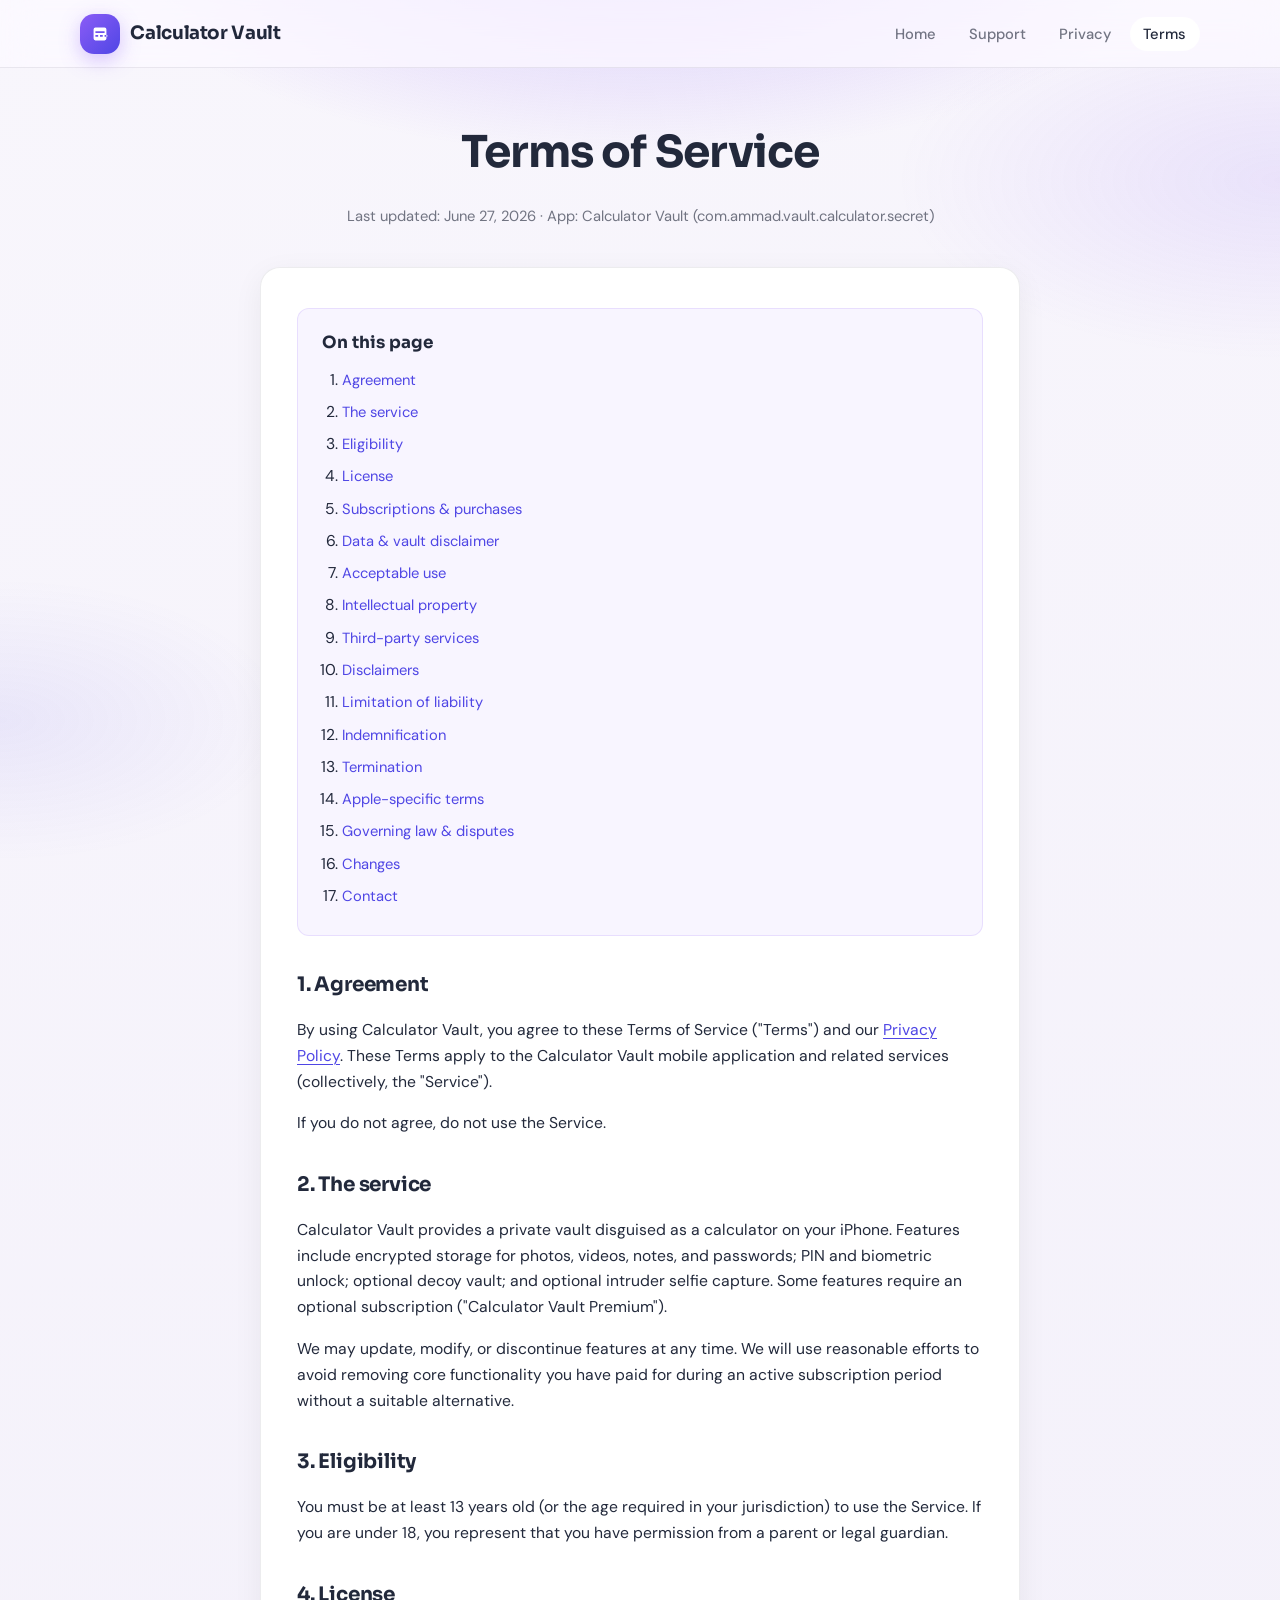
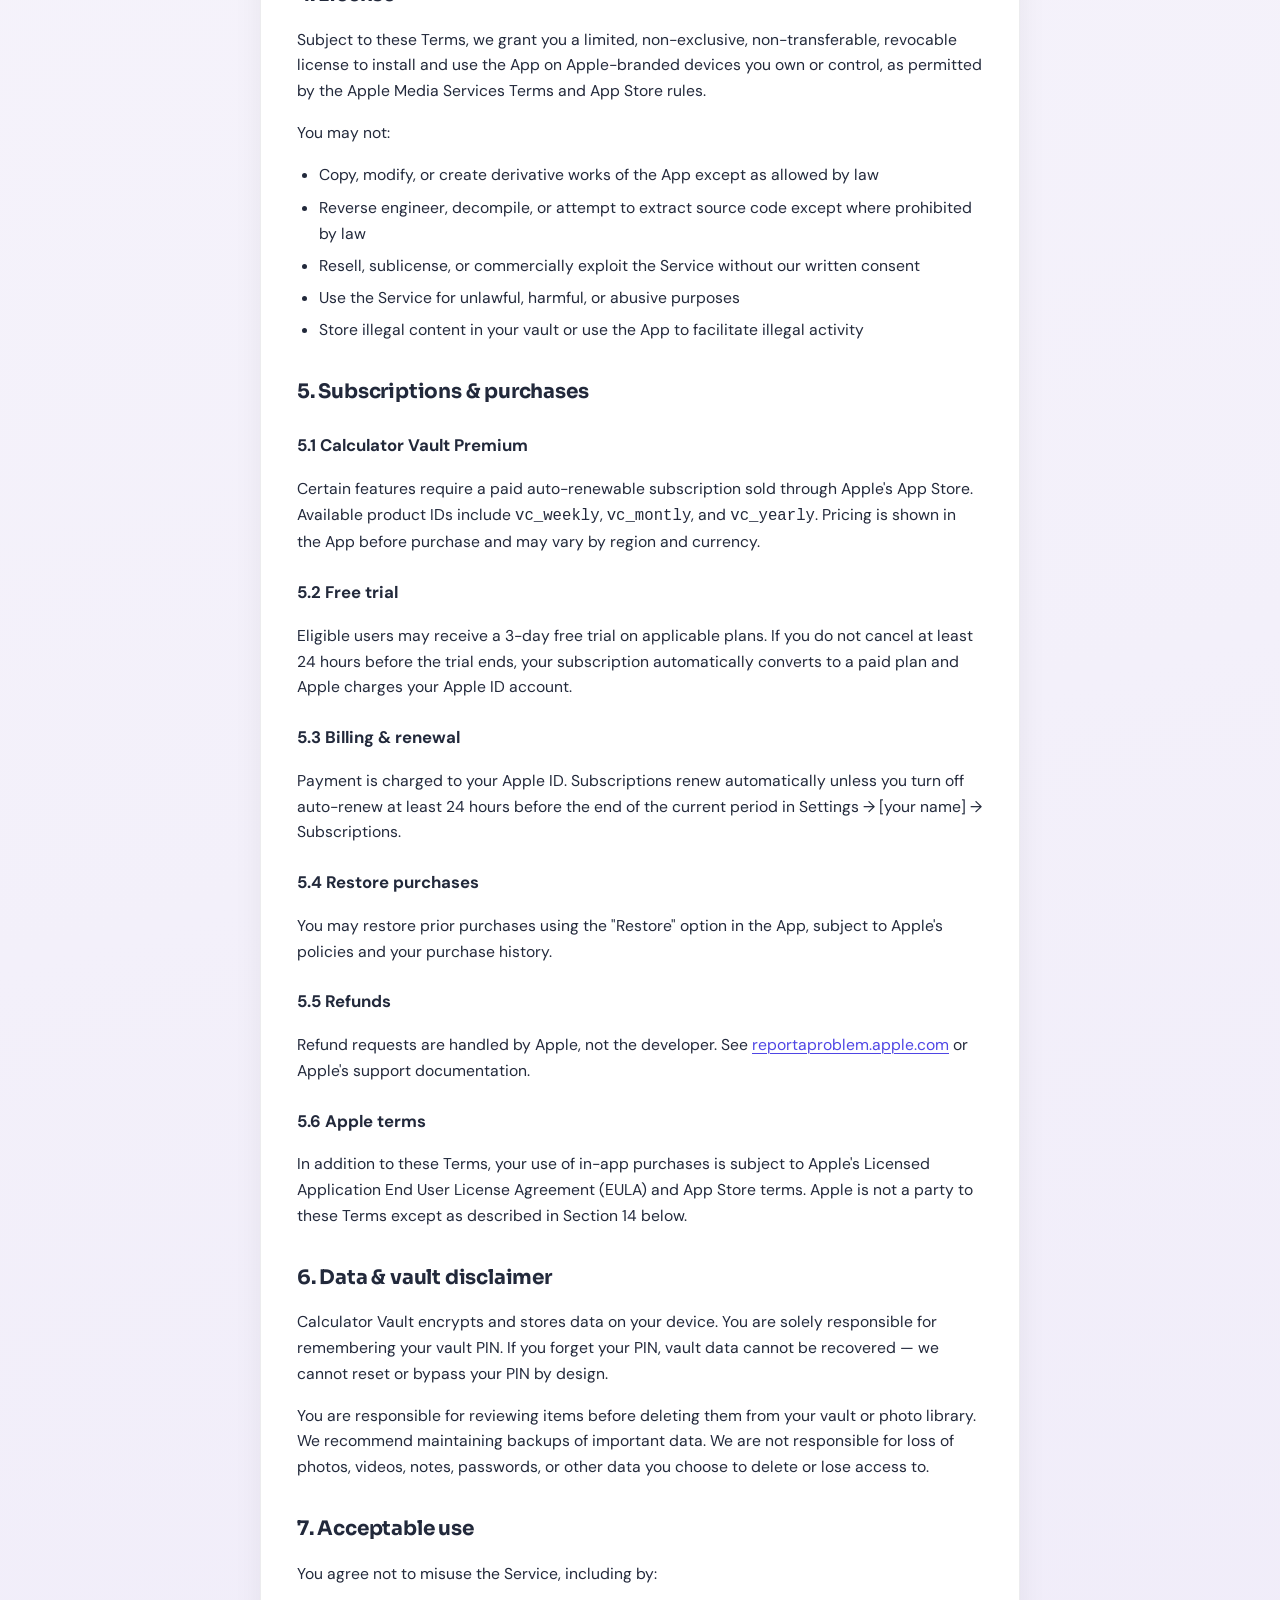
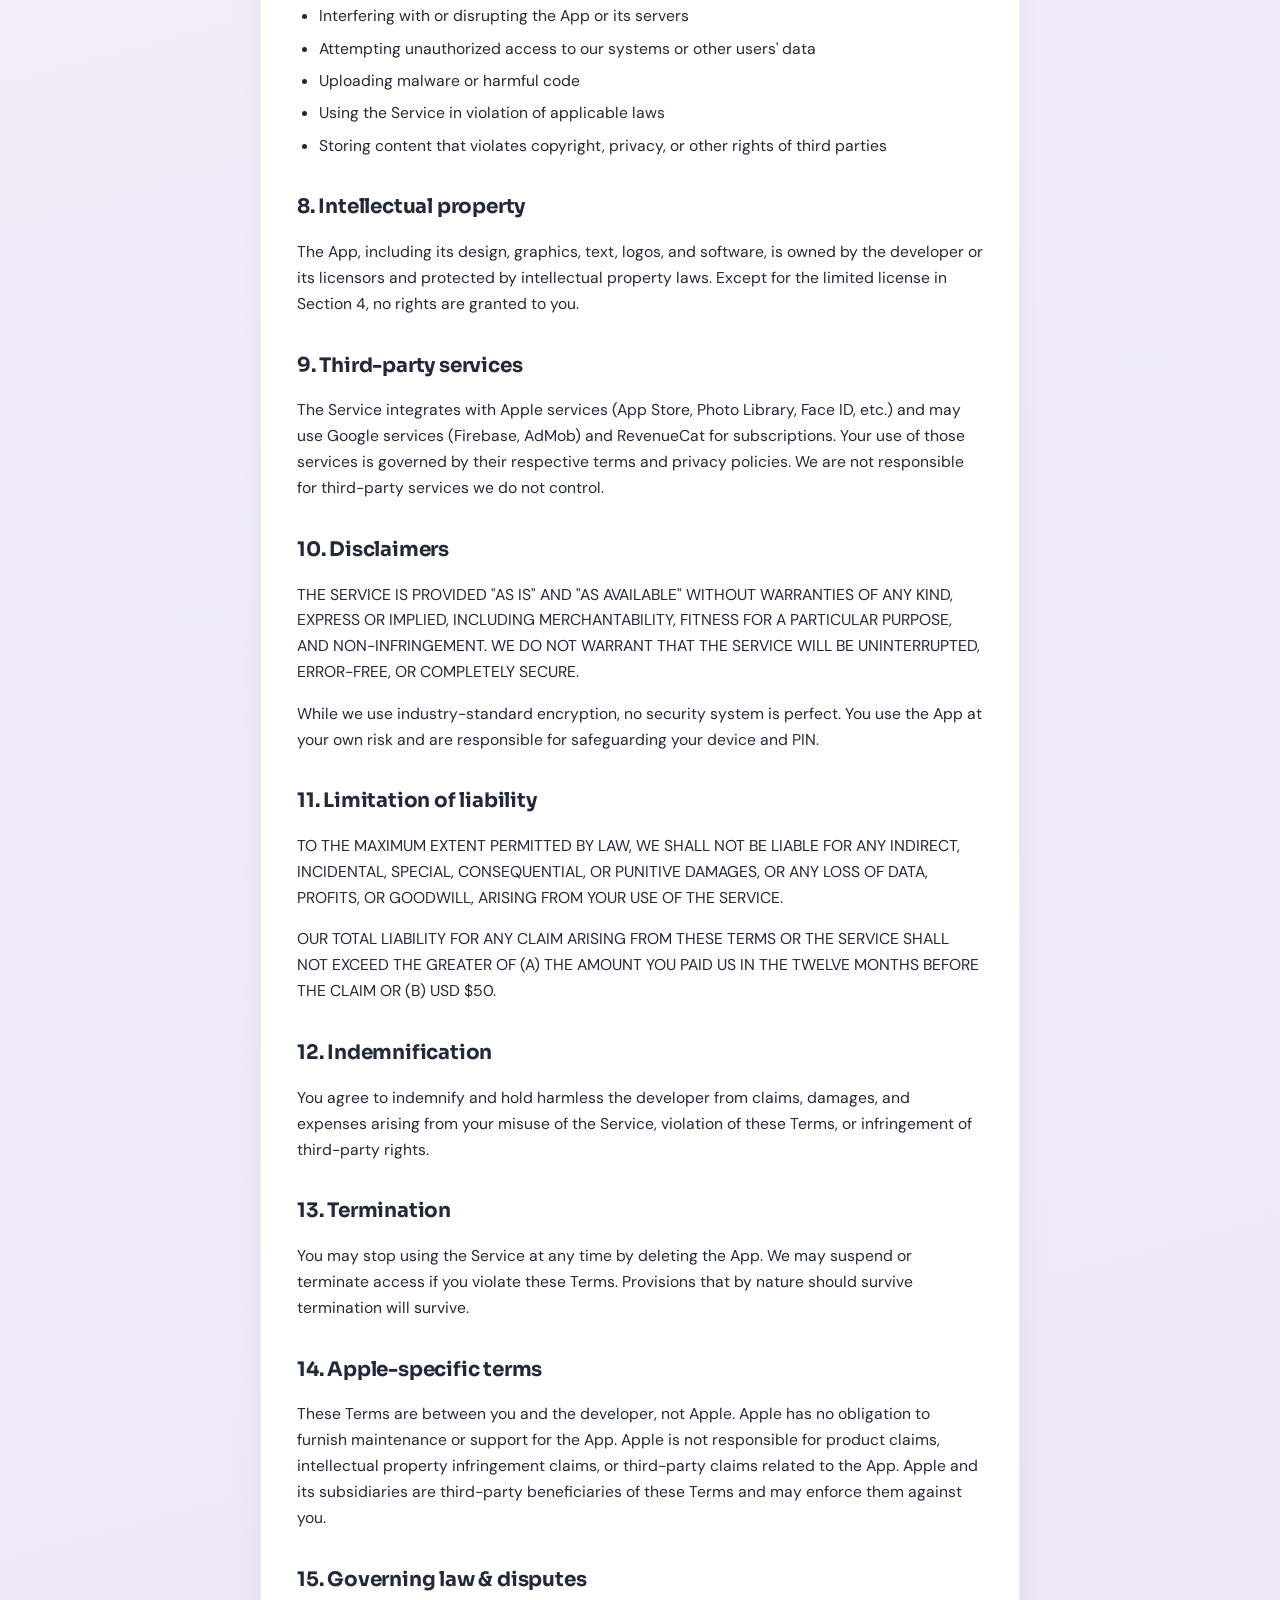
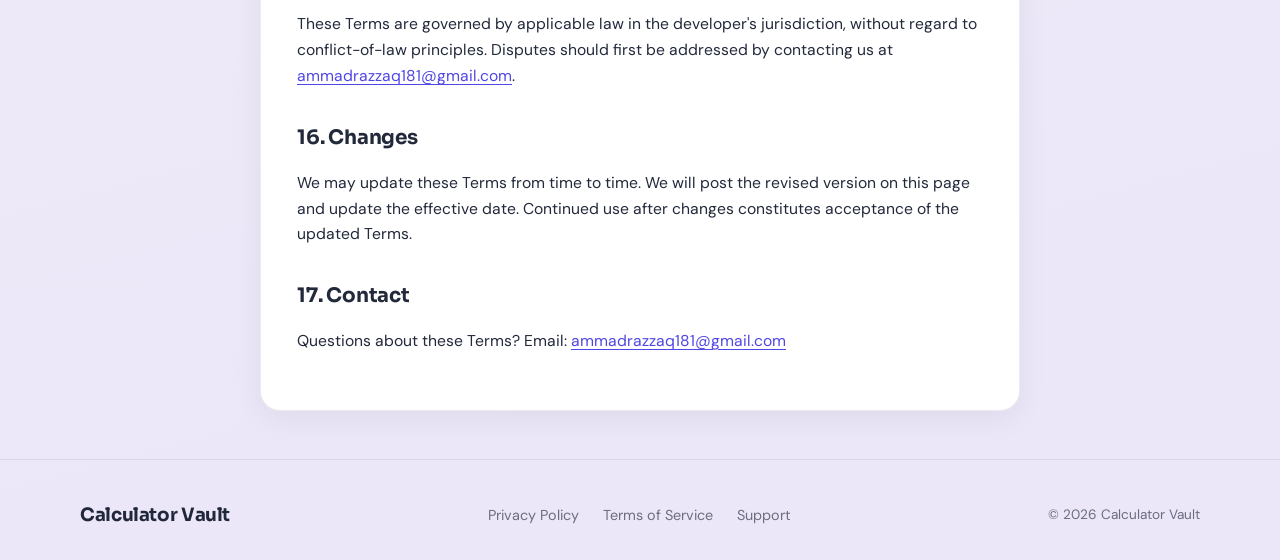
<file: terms.html>
<!DOCTYPE html>
<html lang="en">
<head>
  <meta charset="UTF-8">
  <meta name="viewport" content="width=device-width, initial-scale=1">
  <meta name="description" content="Terms of Service (EULA) for Calculator Vault.">
  <title>Terms of Service — Calculator Vault</title>
  <link rel="preconnect" href="https://fonts.googleapis.com">
  <link rel="preconnect" href="https://fonts.gstatic.com" crossorigin>
  <link href="https://fonts.googleapis.com/css2?family=DM+Sans:ital,opsz,wght@0,9..40,400;0,9..40,500;0,9..40,600;0,9..40,700&family=Sora:wght@600;700&display=swap" rel="stylesheet">
  <link rel="stylesheet" href="css/site.css">
  <link rel="icon" href="data:image/svg+xml,%3Csvg xmlns='http://www.w3.org/2000/svg' viewBox='0 0 32 32'%3E%3Crect width='32' height='32' rx='8' fill='%234f46e5'/%3E%3Cpath fill='white' d='M9 8h14a2 2 0 012 2v12a2 2 0 01-2 2H9a2 2 0 01-2-2V10a2 2 0 012-2z'/%3E%3C/svg%3E">
</head>
<body>
  <header class="site-nav">
    <div class="wrap site-nav__inner">
      <a class="brand" href="index.html">
        <span class="brand__mark" aria-hidden="true">
          <svg viewBox="0 0 24 24" xmlns="http://www.w3.org/2000/svg"><path d="M7 5h10a2 2 0 012 2v10a2 2 0 01-2 2H7a2 2 0 01-2-2V7a2 2 0 012-2zm0 4v2h10V9H7zm0 4v2h3v-2H7zm5 0v2h3v-2h-3zm5 0v2h3v-2h-3z"/></svg>
        </span>
        Calculator Vault
      </a>
      <button class="nav-toggle" type="button" aria-label="Open menu" aria-expanded="false" data-nav-toggle>☰</button>
      <ul class="nav-links" data-nav-menu>
        <li><a href="index.html">Home</a></li>
        <li><a href="support.html">Support</a></li>
        <li><a href="privacy.html">Privacy</a></li>
        <li><a href="terms.html" aria-current="page">Terms</a></li>
      </ul>
    </div>
  </header>

  <main>
    <header class="page-header wrap--legal">
      <h1>Terms of Service</h1>
      <p class="meta">Last updated: June 27, 2026 · App: Calculator Vault (com.ammad.vault.calculator.secret)</p>
    </header>

    <article class="legal-card wrap--legal">
      <nav class="toc" aria-label="Table of contents">
        <strong>On this page</strong>
        <ol>
          <li><a href="#agreement">Agreement</a></li>
          <li><a href="#service">The service</a></li>
          <li><a href="#eligibility">Eligibility</a></li>
          <li><a href="#license">License</a></li>
          <li><a href="#subscriptions">Subscriptions &amp; purchases</a></li>
          <li><a href="#data-disclaimer">Data &amp; vault disclaimer</a></li>
          <li><a href="#acceptable-use">Acceptable use</a></li>
          <li><a href="#ip">Intellectual property</a></li>
          <li><a href="#third-party">Third-party services</a></li>
          <li><a href="#disclaimers">Disclaimers</a></li>
          <li><a href="#liability">Limitation of liability</a></li>
          <li><a href="#indemnification">Indemnification</a></li>
          <li><a href="#termination">Termination</a></li>
          <li><a href="#apple">Apple-specific terms</a></li>
          <li><a href="#law">Governing law &amp; disputes</a></li>
          <li><a href="#changes">Changes</a></li>
          <li><a href="#contact">Contact</a></li>
        </ol>
      </nav>

      <h2 id="agreement">1. Agreement</h2>
      <p>
        By using Calculator Vault, you agree to these Terms of Service ("Terms") and our <a href="privacy.html">Privacy Policy</a>. These Terms apply to the Calculator Vault mobile application and related services (collectively, the "Service").
      </p>
      <p>If you do not agree, do not use the Service.</p>

      <h2 id="service">2. The service</h2>
      <p>
        Calculator Vault provides a private vault disguised as a calculator on your iPhone. Features include encrypted storage for photos, videos, notes, and passwords; PIN and biometric unlock; optional decoy vault; and optional intruder selfie capture. Some features require an optional subscription ("Calculator Vault Premium").
      </p>
      <p>
        We may update, modify, or discontinue features at any time. We will use reasonable efforts to avoid removing core functionality you have paid for during an active subscription period without a suitable alternative.
      </p>

      <h2 id="eligibility">3. Eligibility</h2>
      <p>
        You must be at least 13 years old (or the age required in your jurisdiction) to use the Service. If you are under 18, you represent that you have permission from a parent or legal guardian.
      </p>

      <h2 id="license">4. License</h2>
      <p>
        Subject to these Terms, we grant you a limited, non-exclusive, non-transferable, revocable license to install and use the App on Apple-branded devices you own or control, as permitted by the Apple Media Services Terms and App Store rules.
      </p>
      <p>You may not:</p>
      <ul>
        <li>Copy, modify, or create derivative works of the App except as allowed by law</li>
        <li>Reverse engineer, decompile, or attempt to extract source code except where prohibited by law</li>
        <li>Resell, sublicense, or commercially exploit the Service without our written consent</li>
        <li>Use the Service for unlawful, harmful, or abusive purposes</li>
        <li>Store illegal content in your vault or use the App to facilitate illegal activity</li>
      </ul>

      <h2 id="subscriptions">5. Subscriptions &amp; purchases</h2>

      <h3>5.1 Calculator Vault Premium</h3>
      <p>
        Certain features require a paid auto-renewable subscription sold through Apple's App Store. Available product IDs include <code>vc_weekly</code>, <code>vc_montly</code>, and <code>vc_yearly</code>. Pricing is shown in the App before purchase and may vary by region and currency.
      </p>

      <h3>5.2 Free trial</h3>
      <p>
        Eligible users may receive a 3-day free trial on applicable plans. If you do not cancel at least 24 hours before the trial ends, your subscription automatically converts to a paid plan and Apple charges your Apple ID account.
      </p>

      <h3>5.3 Billing &amp; renewal</h3>
      <p>
        Payment is charged to your Apple ID. Subscriptions renew automatically unless you turn off auto-renew at least 24 hours before the end of the current period in Settings → [your name] → Subscriptions.
      </p>

      <h3>5.4 Restore purchases</h3>
      <p>
        You may restore prior purchases using the "Restore" option in the App, subject to Apple's policies and your purchase history.
      </p>

      <h3>5.5 Refunds</h3>
      <p>
        Refund requests are handled by Apple, not the developer. See <a href="https://reportaproblem.apple.com" rel="noopener">reportaproblem.apple.com</a> or Apple's support documentation.
      </p>

      <h3>5.6 Apple terms</h3>
      <p>
        In addition to these Terms, your use of in-app purchases is subject to Apple's Licensed Application End User License Agreement (EULA) and App Store terms. Apple is not a party to these Terms except as described in Section 14 below.
      </p>

      <h2 id="data-disclaimer">6. Data &amp; vault disclaimer</h2>
      <p>
        Calculator Vault encrypts and stores data on your device. You are solely responsible for remembering your vault PIN. If you forget your PIN, vault data cannot be recovered — we cannot reset or bypass your PIN by design.
      </p>
      <p>
        You are responsible for reviewing items before deleting them from your vault or photo library. We recommend maintaining backups of important data. We are not responsible for loss of photos, videos, notes, passwords, or other data you choose to delete or lose access to.
      </p>

      <h2 id="acceptable-use">7. Acceptable use</h2>
      <p>You agree not to misuse the Service, including by:</p>
      <ul>
        <li>Interfering with or disrupting the App or its servers</li>
        <li>Attempting unauthorized access to our systems or other users' data</li>
        <li>Uploading malware or harmful code</li>
        <li>Using the Service in violation of applicable laws</li>
        <li>Storing content that violates copyright, privacy, or other rights of third parties</li>
      </ul>

      <h2 id="ip">8. Intellectual property</h2>
      <p>
        The App, including its design, graphics, text, logos, and software, is owned by the developer or its licensors and protected by intellectual property laws. Except for the limited license in Section 4, no rights are granted to you.
      </p>

      <h2 id="third-party">9. Third-party services</h2>
      <p>
        The Service integrates with Apple services (App Store, Photo Library, Face ID, etc.) and may use Google services (Firebase, AdMob) and RevenueCat for subscriptions. Your use of those services is governed by their respective terms and privacy policies. We are not responsible for third-party services we do not control.
      </p>

      <h2 id="disclaimers">10. Disclaimers</h2>
      <p>
        THE SERVICE IS PROVIDED "AS IS" AND "AS AVAILABLE" WITHOUT WARRANTIES OF ANY KIND, EXPRESS OR IMPLIED, INCLUDING MERCHANTABILITY, FITNESS FOR A PARTICULAR PURPOSE, AND NON-INFRINGEMENT. WE DO NOT WARRANT THAT THE SERVICE WILL BE UNINTERRUPTED, ERROR-FREE, OR COMPLETELY SECURE.
      </p>
      <p>
        While we use industry-standard encryption, no security system is perfect. You use the App at your own risk and are responsible for safeguarding your device and PIN.
      </p>

      <h2 id="liability">11. Limitation of liability</h2>
      <p>
        TO THE MAXIMUM EXTENT PERMITTED BY LAW, WE SHALL NOT BE LIABLE FOR ANY INDIRECT, INCIDENTAL, SPECIAL, CONSEQUENTIAL, OR PUNITIVE DAMAGES, OR ANY LOSS OF DATA, PROFITS, OR GOODWILL, ARISING FROM YOUR USE OF THE SERVICE.
      </p>
      <p>
        OUR TOTAL LIABILITY FOR ANY CLAIM ARISING FROM THESE TERMS OR THE SERVICE SHALL NOT EXCEED THE GREATER OF (A) THE AMOUNT YOU PAID US IN THE TWELVE MONTHS BEFORE THE CLAIM OR (B) USD $50.
      </p>

      <h2 id="indemnification">12. Indemnification</h2>
      <p>
        You agree to indemnify and hold harmless the developer from claims, damages, and expenses arising from your misuse of the Service, violation of these Terms, or infringement of third-party rights.
      </p>

      <h2 id="termination">13. Termination</h2>
      <p>
        You may stop using the Service at any time by deleting the App. We may suspend or terminate access if you violate these Terms. Provisions that by nature should survive termination will survive.
      </p>

      <h2 id="apple">14. Apple-specific terms</h2>
      <p>
        These Terms are between you and the developer, not Apple. Apple has no obligation to furnish maintenance or support for the App. Apple is not responsible for product claims, intellectual property infringement claims, or third-party claims related to the App. Apple and its subsidiaries are third-party beneficiaries of these Terms and may enforce them against you.
      </p>

      <h2 id="law">15. Governing law &amp; disputes</h2>
      <p>
        These Terms are governed by applicable law in the developer's jurisdiction, without regard to conflict-of-law principles. Disputes should first be addressed by contacting us at <a href="mailto:ammadrazzaq181@gmail.com">ammadrazzaq181@gmail.com</a>.
      </p>

      <h2 id="changes">16. Changes</h2>
      <p>
        We may update these Terms from time to time. We will post the revised version on this page and update the effective date. Continued use after changes constitutes acceptance of the updated Terms.
      </p>

      <h2 id="contact">17. Contact</h2>
      <p>Questions about these Terms? Email: <a href="mailto:ammadrazzaq181@gmail.com">ammadrazzaq181@gmail.com</a></p>
    </article>
  </main>

  <footer class="site-footer">
    <div class="wrap site-footer__inner">
      <a class="brand" href="index.html">Calculator Vault</a>
      <ul class="footer-links">
        <li><a href="privacy.html">Privacy Policy</a></li>
        <li><a href="terms.html">Terms of Service</a></li>
        <li><a href="support.html">Support</a></li>
      </ul>
      <small>© <span id="year"></span> Calculator Vault</small>
    </div>
  </footer>

  <script>
    document.getElementById('year').textContent = new Date().getFullYear();
    const toggle = document.querySelector('[data-nav-toggle]');
    const menu = document.querySelector('[data-nav-menu]');
    toggle?.addEventListener('click', () => {
      const open = menu.classList.toggle('is-open');
      toggle.setAttribute('aria-expanded', open);
    });
  </script>
</body>
</html>
</file>
<file: css/site.css>
/* Calculator Vault — GitHub Pages shared styles */

:root {
  --accent: #8b5cf6;
  --accent-deep: #4f46e5;
  --accent-glow: rgba(139, 92, 246, 0.32);
  --gold: #e8c468;
  --bg-top: #f8f6fc;
  --bg-bottom: #f3f0fa;
  --surface: rgba(255, 255, 255, 0.82);
  --surface-solid: #ffffff;
  --stroke: rgba(15, 23, 42, 0.08);
  --text: rgba(15, 23, 42, 0.92);
  --text-muted: rgba(15, 23, 42, 0.58);
  --violet: #8b5cf6;
  --violet-deep: #4f46e5;
  --radius: 20px;
  --radius-sm: 12px;
  --shadow: 0 24px 60px rgba(15, 23, 42, 0.08);
  --shadow-soft: 0 8px 30px rgba(15, 23, 42, 0.06);
  --max: 1120px;
  --legal-max: 760px;
  --font-display: "Sora", system-ui, sans-serif;
  --font-body: "DM Sans", system-ui, sans-serif;
}

*,
*::before,
*::after {
  box-sizing: border-box;
}

html {
  scroll-behavior: smooth;
}

body {
  margin: 0;
  min-height: 100vh;
  font-family: var(--font-body);
  font-size: 1.05rem;
  line-height: 1.65;
  color: var(--text);
  background: linear-gradient(165deg, var(--bg-top) 0%, var(--bg-bottom) 45%, #ebe6f8 100%);
  -webkit-font-smoothing: antialiased;
}

body::before {
  content: "";
  position: fixed;
  inset: 0;
  pointer-events: none;
  background:
    radial-gradient(ellipse 80% 50% at 50% -10%, var(--accent-glow), transparent 55%),
    radial-gradient(ellipse 60% 40% at 100% 20%, rgba(139, 92, 246, 0.12), transparent 50%),
    radial-gradient(ellipse 50% 35% at 0% 80%, rgba(79, 70, 229, 0.08), transparent 45%);
  z-index: -1;
}

a {
  color: var(--violet-deep);
  text-decoration-thickness: 1px;
  text-underline-offset: 3px;
}

a:hover {
  color: var(--accent);
}

img {
  max-width: 100%;
  height: auto;
}

.wrap {
  width: min(var(--max), calc(100% - 2rem));
  margin-inline: auto;
}

.wrap--legal {
  width: min(var(--legal-max), calc(100% - 2rem));
  margin-inline: auto;
}

.site-nav {
  position: sticky;
  top: 0;
  z-index: 100;
  padding: 0.85rem 0;
  backdrop-filter: blur(18px) saturate(1.4);
  -webkit-backdrop-filter: blur(18px) saturate(1.4);
  background: rgba(252, 250, 255, 0.72);
  border-bottom: 1px solid var(--stroke);
}

.site-nav__inner {
  display: flex;
  align-items: center;
  justify-content: space-between;
  gap: 1rem;
}

.brand {
  display: inline-flex;
  align-items: center;
  gap: 0.65rem;
  text-decoration: none;
  color: var(--text);
  font-family: var(--font-display);
  font-weight: 700;
  font-size: 1.15rem;
  letter-spacing: -0.02em;
}

.brand:hover {
  color: var(--text);
}

.brand__mark {
  width: 40px;
  height: 40px;
  border-radius: 14px;
  background: linear-gradient(135deg, var(--violet) 0%, var(--violet-deep) 100%);
  display: grid;
  place-items: center;
  box-shadow: 0 6px 20px rgba(139, 92, 246, 0.35);
  flex-shrink: 0;
}

.brand__mark svg {
  width: 22px;
  height: 22px;
  fill: white;
}

.nav-links {
  display: flex;
  align-items: center;
  gap: 0.35rem;
  list-style: none;
  margin: 0;
  padding: 0;
}

.nav-links a {
  text-decoration: none;
  color: var(--text-muted);
  font-size: 0.92rem;
  font-weight: 500;
  padding: 0.45rem 0.85rem;
  border-radius: 999px;
  transition: background 0.2s, color 0.2s;
}

.nav-links a:hover,
.nav-links a[aria-current="page"] {
  color: var(--text);
  background: rgba(255, 255, 255, 0.85);
}

.nav-toggle {
  display: none;
  background: var(--surface-solid);
  border: 1px solid var(--stroke);
  border-radius: 10px;
  padding: 0.5rem 0.65rem;
  cursor: pointer;
}

.hero {
  padding: 4.5rem 0 3rem;
}

.hero__grid {
  display: grid;
  grid-template-columns: 1.05fr 0.95fr;
  gap: 3rem;
  align-items: center;
}

.hero__eyebrow {
  display: inline-flex;
  align-items: center;
  gap: 0.5rem;
  font-size: 0.8rem;
  font-weight: 600;
  letter-spacing: 0.12em;
  text-transform: uppercase;
  color: var(--accent-deep);
  background: rgba(139, 92, 246, 0.12);
  border: 1px solid rgba(139, 92, 246, 0.25);
  padding: 0.35rem 0.85rem;
  border-radius: 999px;
  margin-bottom: 1.25rem;
}

.hero h1 {
  font-family: var(--font-display);
  font-size: clamp(2.4rem, 5vw, 3.5rem);
  line-height: 1.08;
  letter-spacing: -0.03em;
  margin: 0 0 1.25rem;
}

.hero h1 span {
  background: linear-gradient(120deg, var(--violet-deep), var(--violet));
  -webkit-background-clip: text;
  background-clip: text;
  color: transparent;
}

.hero__lead {
  font-size: 1.15rem;
  color: var(--text-muted);
  max-width: 38ch;
  margin: 0 0 2rem;
}

.hero__cta {
  display: flex;
  flex-wrap: wrap;
  gap: 0.85rem;
  align-items: center;
}

.btn {
  display: inline-flex;
  align-items: center;
  justify-content: center;
  gap: 0.5rem;
  padding: 0.9rem 1.5rem;
  border-radius: 999px;
  font-weight: 600;
  font-size: 0.98rem;
  text-decoration: none;
  border: none;
  cursor: pointer;
  transition: transform 0.2s, box-shadow 0.2s;
}

.btn--primary {
  background: linear-gradient(135deg, var(--accent), var(--accent-deep));
  color: white;
  box-shadow: 0 12px 32px var(--accent-glow);
}

.btn--primary:hover {
  color: white;
  transform: translateY(-2px);
  box-shadow: 0 16px 40px var(--accent-glow);
}

.btn--ghost {
  background: var(--surface-solid);
  color: var(--text);
  border: 1px solid var(--stroke);
  box-shadow: var(--shadow-soft);
}

.btn--ghost:hover {
  color: var(--text);
  transform: translateY(-1px);
}

.phone-mock {
  position: relative;
  justify-self: center;
  width: min(320px, 100%);
}

.phone-mock__frame {
  border-radius: 36px;
  padding: 12px;
  background: linear-gradient(160deg, #14111f 0%, #060509 100%);
  box-shadow: var(--shadow), 0 0 0 1px rgba(255, 255, 255, 0.08) inset;
}

.phone-mock__screen {
  border-radius: 28px;
  overflow: hidden;
  aspect-ratio: 9 / 19.5;
  background: linear-gradient(180deg, #14111f 0%, #060509 100%);
  padding: 1.5rem 1.25rem;
  display: flex;
  flex-direction: column;
  gap: 1rem;
}

.mock-calc-display {
  background: rgba(255, 255, 255, 0.04);
  border: 1px solid rgba(255, 255, 255, 0.08);
  border-radius: 14px;
  padding: 1rem 1.1rem;
  text-align: right;
  font-family: var(--font-display);
  font-size: 1.75rem;
  font-weight: 700;
  color: #f3f1f8;
  letter-spacing: -0.02em;
}

.mock-calc-display span {
  display: block;
  font-size: 0.75rem;
  font-weight: 500;
  color: rgba(131, 128, 154, 0.9);
  text-align: left;
  margin-bottom: 0.35rem;
  font-family: var(--font-body);
}

.mock-stat {
  background: rgba(255, 255, 255, 0.06);
  border: 1px solid rgba(255, 255, 255, 0.08);
  border-radius: var(--radius-sm);
  padding: 0.75rem 1rem;
}

.mock-stat strong {
  display: block;
  font-family: var(--font-display);
  font-size: 1.1rem;
  color: #f3f1f8;
}

.mock-stat span {
  font-size: 0.8rem;
  color: rgba(131, 128, 154, 0.95);
}

.mock-lock {
  display: flex;
  align-items: center;
  gap: 0.65rem;
  padding: 0.75rem 1rem;
  border-radius: var(--radius-sm);
  background: linear-gradient(135deg, rgba(139, 92, 246, 0.2), rgba(79, 70, 229, 0.15));
  border: 1px solid rgba(139, 92, 246, 0.3);
}

.mock-lock svg {
  width: 20px;
  height: 20px;
  fill: var(--violet);
  flex-shrink: 0;
}

.mock-lock p {
  margin: 0;
  font-size: 0.82rem;
  color: rgba(243, 241, 248, 0.9);
  line-height: 1.4;
}

.section {
  padding: 4rem 0;
}

.section__title {
  font-family: var(--font-display);
  font-size: clamp(1.75rem, 3vw, 2.25rem);
  letter-spacing: -0.02em;
  text-align: center;
  margin: 0 0 0.5rem;
}

.section__subtitle {
  text-align: center;
  color: var(--text-muted);
  max-width: 48ch;
  margin: 0 auto 2.5rem;
}

.features {
  display: grid;
  grid-template-columns: repeat(auto-fit, minmax(240px, 1fr));
  gap: 1.25rem;
}

.card {
  background: var(--surface);
  border: 1px solid var(--stroke);
  border-radius: var(--radius);
  padding: 1.5rem;
  backdrop-filter: blur(12px);
  box-shadow: var(--shadow-soft);
  transition: transform 0.25s, box-shadow 0.25s;
}

.card:hover {
  transform: translateY(-4px);
  box-shadow: var(--shadow);
}

.card__icon {
  width: 48px;
  height: 48px;
  border-radius: 14px;
  display: grid;
  place-items: center;
  font-size: 1.35rem;
  margin-bottom: 1rem;
  background: linear-gradient(135deg, rgba(139, 92, 246, 0.15), rgba(79, 70, 229, 0.12));
}

.card h3 {
  font-family: var(--font-display);
  font-size: 1.1rem;
  margin: 0 0 0.5rem;
}

.card p {
  margin: 0;
  font-size: 0.95rem;
  color: var(--text-muted);
}

.pricing-banner {
  text-align: center;
  padding: 2.5rem 2rem;
  border-radius: var(--radius);
  background: linear-gradient(135deg, rgba(79, 70, 229, 0.08), rgba(139, 92, 246, 0.1));
  border: 1px solid var(--stroke);
}

.pricing-banner h2 {
  font-family: var(--font-display);
  margin: 0 0 0.75rem;
}

.pricing-banner p {
  color: var(--text-muted);
  margin: 0 0 1.5rem;
}

.page-header {
  padding: 3rem 0 1.5rem;
  text-align: center;
}

.page-header h1 {
  font-family: var(--font-display);
  font-size: clamp(2rem, 4vw, 2.75rem);
  letter-spacing: -0.02em;
  margin: 0 0 0.5rem;
}

.page-header .meta {
  color: var(--text-muted);
  font-size: 0.92rem;
}

.legal-card {
  background: var(--surface-solid);
  border: 1px solid var(--stroke);
  border-radius: var(--radius);
  padding: 2.5rem 2.25rem;
  box-shadow: var(--shadow-soft);
  margin-bottom: 3rem;
}

.legal-card h2 {
  font-family: var(--font-display);
  font-size: 1.25rem;
  margin: 2rem 0 0.75rem;
  letter-spacing: -0.01em;
}

.legal-card h2:first-child {
  margin-top: 0;
}

.legal-card h3 {
  font-size: 1.05rem;
  margin: 1.5rem 0 0.5rem;
}

.legal-card p,
.legal-card li {
  color: var(--text);
  font-size: 0.98rem;
}

.legal-card ul,
.legal-card ol {
  padding-left: 1.35rem;
}

.legal-card li {
  margin-bottom: 0.4rem;
}

.toc {
  background: rgba(139, 92, 246, 0.06);
  border: 1px solid rgba(139, 92, 246, 0.15);
  border-radius: var(--radius-sm);
  padding: 1.25rem 1.5rem;
  margin-bottom: 2rem;
}

.toc strong {
  display: block;
  font-family: var(--font-display);
  margin-bottom: 0.65rem;
}

.toc ol {
  margin: 0;
  padding-left: 1.25rem;
}

.toc a {
  text-decoration: none;
  font-size: 0.92rem;
}

.toc a:hover {
  text-decoration: underline;
}

.support-grid {
  display: grid;
  grid-template-columns: repeat(auto-fit, minmax(280px, 1fr));
  gap: 1.25rem;
  margin-bottom: 2rem;
}

.faq details {
  background: var(--surface-solid);
  border: 1px solid var(--stroke);
  border-radius: var(--radius-sm);
  padding: 1rem 1.25rem;
  margin-bottom: 0.75rem;
}

.faq summary {
  font-weight: 600;
  cursor: pointer;
  list-style: none;
}

.faq summary::-webkit-details-marker {
  display: none;
}

.faq details[open] summary {
  margin-bottom: 0.75rem;
  color: var(--violet-deep);
}

.faq p {
  margin: 0;
  color: var(--text-muted);
  font-size: 0.95rem;
}

.contact-box {
  text-align: center;
  padding: 2rem;
  border-radius: var(--radius);
  background: var(--surface);
  border: 1px solid var(--stroke);
}

.site-footer {
  padding: 2.5rem 0 2rem;
  border-top: 1px solid var(--stroke);
  margin-top: 2rem;
}

.site-footer__inner {
  display: flex;
  flex-wrap: wrap;
  justify-content: space-between;
  align-items: center;
  gap: 1.5rem;
}

.footer-links {
  display: flex;
  flex-wrap: wrap;
  gap: 1rem 1.5rem;
  list-style: none;
  margin: 0;
  padding: 0;
}

.footer-links a {
  text-decoration: none;
  font-size: 0.9rem;
  color: var(--text-muted);
}

.footer-links a:hover {
  color: var(--text);
}

.site-footer small {
  color: var(--text-muted);
  font-size: 0.85rem;
}

@media (max-width: 900px) {
  .hero__grid {
    grid-template-columns: 1fr;
    text-align: center;
  }

  .hero__lead {
    margin-inline: auto;
  }

  .hero__cta {
    justify-content: center;
  }

  .phone-mock {
    order: -1;
  }
}

@media (max-width: 720px) {
  .nav-toggle {
    display: block;
  }

  .nav-links {
    display: none;
    position: absolute;
    top: 100%;
    left: 0;
    right: 0;
    flex-direction: column;
    padding: 1rem;
    background: rgba(252, 250, 255, 0.96);
    border-bottom: 1px solid var(--stroke);
  }

  .nav-links.is-open {
    display: flex;
  }

  .site-nav__inner {
    position: relative;
  }

  .legal-card {
    padding: 1.75rem 1.25rem;
  }
}
</file>
<file: website/css/site.css>
/* Calculator Vault — GitHub Pages shared styles */

:root {
  --accent: #8b5cf6;
  --accent-deep: #4f46e5;
  --accent-glow: rgba(139, 92, 246, 0.32);
  --gold: #e8c468;
  --bg-top: #f8f6fc;
  --bg-bottom: #f3f0fa;
  --surface: rgba(255, 255, 255, 0.82);
  --surface-solid: #ffffff;
  --stroke: rgba(15, 23, 42, 0.08);
  --text: rgba(15, 23, 42, 0.92);
  --text-muted: rgba(15, 23, 42, 0.58);
  --violet: #8b5cf6;
  --violet-deep: #4f46e5;
  --radius: 20px;
  --radius-sm: 12px;
  --shadow: 0 24px 60px rgba(15, 23, 42, 0.08);
  --shadow-soft: 0 8px 30px rgba(15, 23, 42, 0.06);
  --max: 1120px;
  --legal-max: 760px;
  --font-display: "Sora", system-ui, sans-serif;
  --font-body: "DM Sans", system-ui, sans-serif;
}

*,
*::before,
*::after {
  box-sizing: border-box;
}

html {
  scroll-behavior: smooth;
}

body {
  margin: 0;
  min-height: 100vh;
  font-family: var(--font-body);
  font-size: 1.05rem;
  line-height: 1.65;
  color: var(--text);
  background: linear-gradient(165deg, var(--bg-top) 0%, var(--bg-bottom) 45%, #ebe6f8 100%);
  -webkit-font-smoothing: antialiased;
}

body::before {
  content: "";
  position: fixed;
  inset: 0;
  pointer-events: none;
  background:
    radial-gradient(ellipse 80% 50% at 50% -10%, var(--accent-glow), transparent 55%),
    radial-gradient(ellipse 60% 40% at 100% 20%, rgba(139, 92, 246, 0.12), transparent 50%),
    radial-gradient(ellipse 50% 35% at 0% 80%, rgba(79, 70, 229, 0.08), transparent 45%);
  z-index: -1;
}

a {
  color: var(--violet-deep);
  text-decoration-thickness: 1px;
  text-underline-offset: 3px;
}

a:hover {
  color: var(--accent);
}

img {
  max-width: 100%;
  height: auto;
}

.wrap {
  width: min(var(--max), calc(100% - 2rem));
  margin-inline: auto;
}

.wrap--legal {
  width: min(var(--legal-max), calc(100% - 2rem));
  margin-inline: auto;
}

.site-nav {
  position: sticky;
  top: 0;
  z-index: 100;
  padding: 0.85rem 0;
  backdrop-filter: blur(18px) saturate(1.4);
  -webkit-backdrop-filter: blur(18px) saturate(1.4);
  background: rgba(252, 250, 255, 0.72);
  border-bottom: 1px solid var(--stroke);
}

.site-nav__inner {
  display: flex;
  align-items: center;
  justify-content: space-between;
  gap: 1rem;
}

.brand {
  display: inline-flex;
  align-items: center;
  gap: 0.65rem;
  text-decoration: none;
  color: var(--text);
  font-family: var(--font-display);
  font-weight: 700;
  font-size: 1.15rem;
  letter-spacing: -0.02em;
}

.brand:hover {
  color: var(--text);
}

.brand__mark {
  width: 40px;
  height: 40px;
  border-radius: 14px;
  background: linear-gradient(135deg, var(--violet) 0%, var(--violet-deep) 100%);
  display: grid;
  place-items: center;
  box-shadow: 0 6px 20px rgba(139, 92, 246, 0.35);
  flex-shrink: 0;
}

.brand__mark svg {
  width: 22px;
  height: 22px;
  fill: white;
}

.nav-links {
  display: flex;
  align-items: center;
  gap: 0.35rem;
  list-style: none;
  margin: 0;
  padding: 0;
}

.nav-links a {
  text-decoration: none;
  color: var(--text-muted);
  font-size: 0.92rem;
  font-weight: 500;
  padding: 0.45rem 0.85rem;
  border-radius: 999px;
  transition: background 0.2s, color 0.2s;
}

.nav-links a:hover,
.nav-links a[aria-current="page"] {
  color: var(--text);
  background: rgba(255, 255, 255, 0.85);
}

.nav-toggle {
  display: none;
  background: var(--surface-solid);
  border: 1px solid var(--stroke);
  border-radius: 10px;
  padding: 0.5rem 0.65rem;
  cursor: pointer;
}

.hero {
  padding: 4.5rem 0 3rem;
}

.hero__grid {
  display: grid;
  grid-template-columns: 1.05fr 0.95fr;
  gap: 3rem;
  align-items: center;
}

.hero__eyebrow {
  display: inline-flex;
  align-items: center;
  gap: 0.5rem;
  font-size: 0.8rem;
  font-weight: 600;
  letter-spacing: 0.12em;
  text-transform: uppercase;
  color: var(--accent-deep);
  background: rgba(139, 92, 246, 0.12);
  border: 1px solid rgba(139, 92, 246, 0.25);
  padding: 0.35rem 0.85rem;
  border-radius: 999px;
  margin-bottom: 1.25rem;
}

.hero h1 {
  font-family: var(--font-display);
  font-size: clamp(2.4rem, 5vw, 3.5rem);
  line-height: 1.08;
  letter-spacing: -0.03em;
  margin: 0 0 1.25rem;
}

.hero h1 span {
  background: linear-gradient(120deg, var(--violet-deep), var(--violet));
  -webkit-background-clip: text;
  background-clip: text;
  color: transparent;
}

.hero__lead {
  font-size: 1.15rem;
  color: var(--text-muted);
  max-width: 38ch;
  margin: 0 0 2rem;
}

.hero__cta {
  display: flex;
  flex-wrap: wrap;
  gap: 0.85rem;
  align-items: center;
}

.btn {
  display: inline-flex;
  align-items: center;
  justify-content: center;
  gap: 0.5rem;
  padding: 0.9rem 1.5rem;
  border-radius: 999px;
  font-weight: 600;
  font-size: 0.98rem;
  text-decoration: none;
  border: none;
  cursor: pointer;
  transition: transform 0.2s, box-shadow 0.2s;
}

.btn--primary {
  background: linear-gradient(135deg, var(--accent), var(--accent-deep));
  color: white;
  box-shadow: 0 12px 32px var(--accent-glow);
}

.btn--primary:hover {
  color: white;
  transform: translateY(-2px);
  box-shadow: 0 16px 40px var(--accent-glow);
}

.btn--ghost {
  background: var(--surface-solid);
  color: var(--text);
  border: 1px solid var(--stroke);
  box-shadow: var(--shadow-soft);
}

.btn--ghost:hover {
  color: var(--text);
  transform: translateY(-1px);
}

.phone-mock {
  position: relative;
  justify-self: center;
  width: min(320px, 100%);
}

.phone-mock__frame {
  border-radius: 36px;
  padding: 12px;
  background: linear-gradient(160deg, #14111f 0%, #060509 100%);
  box-shadow: var(--shadow), 0 0 0 1px rgba(255, 255, 255, 0.08) inset;
}

.phone-mock__screen {
  border-radius: 28px;
  overflow: hidden;
  aspect-ratio: 9 / 19.5;
  background: linear-gradient(180deg, #14111f 0%, #060509 100%);
  padding: 1.5rem 1.25rem;
  display: flex;
  flex-direction: column;
  gap: 1rem;
}

.mock-calc-display {
  background: rgba(255, 255, 255, 0.04);
  border: 1px solid rgba(255, 255, 255, 0.08);
  border-radius: 14px;
  padding: 1rem 1.1rem;
  text-align: right;
  font-family: var(--font-display);
  font-size: 1.75rem;
  font-weight: 700;
  color: #f3f1f8;
  letter-spacing: -0.02em;
}

.mock-calc-display span {
  display: block;
  font-size: 0.75rem;
  font-weight: 500;
  color: rgba(131, 128, 154, 0.9);
  text-align: left;
  margin-bottom: 0.35rem;
  font-family: var(--font-body);
}

.mock-stat {
  background: rgba(255, 255, 255, 0.06);
  border: 1px solid rgba(255, 255, 255, 0.08);
  border-radius: var(--radius-sm);
  padding: 0.75rem 1rem;
}

.mock-stat strong {
  display: block;
  font-family: var(--font-display);
  font-size: 1.1rem;
  color: #f3f1f8;
}

.mock-stat span {
  font-size: 0.8rem;
  color: rgba(131, 128, 154, 0.95);
}

.mock-lock {
  display: flex;
  align-items: center;
  gap: 0.65rem;
  padding: 0.75rem 1rem;
  border-radius: var(--radius-sm);
  background: linear-gradient(135deg, rgba(139, 92, 246, 0.2), rgba(79, 70, 229, 0.15));
  border: 1px solid rgba(139, 92, 246, 0.3);
}

.mock-lock svg {
  width: 20px;
  height: 20px;
  fill: var(--violet);
  flex-shrink: 0;
}

.mock-lock p {
  margin: 0;
  font-size: 0.82rem;
  color: rgba(243, 241, 248, 0.9);
  line-height: 1.4;
}

.section {
  padding: 4rem 0;
}

.section__title {
  font-family: var(--font-display);
  font-size: clamp(1.75rem, 3vw, 2.25rem);
  letter-spacing: -0.02em;
  text-align: center;
  margin: 0 0 0.5rem;
}

.section__subtitle {
  text-align: center;
  color: var(--text-muted);
  max-width: 48ch;
  margin: 0 auto 2.5rem;
}

.features {
  display: grid;
  grid-template-columns: repeat(auto-fit, minmax(240px, 1fr));
  gap: 1.25rem;
}

.card {
  background: var(--surface);
  border: 1px solid var(--stroke);
  border-radius: var(--radius);
  padding: 1.5rem;
  backdrop-filter: blur(12px);
  box-shadow: var(--shadow-soft);
  transition: transform 0.25s, box-shadow 0.25s;
}

.card:hover {
  transform: translateY(-4px);
  box-shadow: var(--shadow);
}

.card__icon {
  width: 48px;
  height: 48px;
  border-radius: 14px;
  display: grid;
  place-items: center;
  font-size: 1.35rem;
  margin-bottom: 1rem;
  background: linear-gradient(135deg, rgba(139, 92, 246, 0.15), rgba(79, 70, 229, 0.12));
}

.card h3 {
  font-family: var(--font-display);
  font-size: 1.1rem;
  margin: 0 0 0.5rem;
}

.card p {
  margin: 0;
  font-size: 0.95rem;
  color: var(--text-muted);
}

.pricing-banner {
  text-align: center;
  padding: 2.5rem 2rem;
  border-radius: var(--radius);
  background: linear-gradient(135deg, rgba(79, 70, 229, 0.08), rgba(139, 92, 246, 0.1));
  border: 1px solid var(--stroke);
}

.pricing-banner h2 {
  font-family: var(--font-display);
  margin: 0 0 0.75rem;
}

.pricing-banner p {
  color: var(--text-muted);
  margin: 0 0 1.5rem;
}

.page-header {
  padding: 3rem 0 1.5rem;
  text-align: center;
}

.page-header h1 {
  font-family: var(--font-display);
  font-size: clamp(2rem, 4vw, 2.75rem);
  letter-spacing: -0.02em;
  margin: 0 0 0.5rem;
}

.page-header .meta {
  color: var(--text-muted);
  font-size: 0.92rem;
}

.legal-card {
  background: var(--surface-solid);
  border: 1px solid var(--stroke);
  border-radius: var(--radius);
  padding: 2.5rem 2.25rem;
  box-shadow: var(--shadow-soft);
  margin-bottom: 3rem;
}

.legal-card h2 {
  font-family: var(--font-display);
  font-size: 1.25rem;
  margin: 2rem 0 0.75rem;
  letter-spacing: -0.01em;
}

.legal-card h2:first-child {
  margin-top: 0;
}

.legal-card h3 {
  font-size: 1.05rem;
  margin: 1.5rem 0 0.5rem;
}

.legal-card p,
.legal-card li {
  color: var(--text);
  font-size: 0.98rem;
}

.legal-card ul,
.legal-card ol {
  padding-left: 1.35rem;
}

.legal-card li {
  margin-bottom: 0.4rem;
}

.toc {
  background: rgba(139, 92, 246, 0.06);
  border: 1px solid rgba(139, 92, 246, 0.15);
  border-radius: var(--radius-sm);
  padding: 1.25rem 1.5rem;
  margin-bottom: 2rem;
}

.toc strong {
  display: block;
  font-family: var(--font-display);
  margin-bottom: 0.65rem;
}

.toc ol {
  margin: 0;
  padding-left: 1.25rem;
}

.toc a {
  text-decoration: none;
  font-size: 0.92rem;
}

.toc a:hover {
  text-decoration: underline;
}

.support-grid {
  display: grid;
  grid-template-columns: repeat(auto-fit, minmax(280px, 1fr));
  gap: 1.25rem;
  margin-bottom: 2rem;
}

.faq details {
  background: var(--surface-solid);
  border: 1px solid var(--stroke);
  border-radius: var(--radius-sm);
  padding: 1rem 1.25rem;
  margin-bottom: 0.75rem;
}

.faq summary {
  font-weight: 600;
  cursor: pointer;
  list-style: none;
}

.faq summary::-webkit-details-marker {
  display: none;
}

.faq details[open] summary {
  margin-bottom: 0.75rem;
  color: var(--violet-deep);
}

.faq p {
  margin: 0;
  color: var(--text-muted);
  font-size: 0.95rem;
}

.contact-box {
  text-align: center;
  padding: 2rem;
  border-radius: var(--radius);
  background: var(--surface);
  border: 1px solid var(--stroke);
}

.site-footer {
  padding: 2.5rem 0 2rem;
  border-top: 1px solid var(--stroke);
  margin-top: 2rem;
}

.site-footer__inner {
  display: flex;
  flex-wrap: wrap;
  justify-content: space-between;
  align-items: center;
  gap: 1.5rem;
}

.footer-links {
  display: flex;
  flex-wrap: wrap;
  gap: 1rem 1.5rem;
  list-style: none;
  margin: 0;
  padding: 0;
}

.footer-links a {
  text-decoration: none;
  font-size: 0.9rem;
  color: var(--text-muted);
}

.footer-links a:hover {
  color: var(--text);
}

.site-footer small {
  color: var(--text-muted);
  font-size: 0.85rem;
}

@media (max-width: 900px) {
  .hero__grid {
    grid-template-columns: 1fr;
    text-align: center;
  }

  .hero__lead {
    margin-inline: auto;
  }

  .hero__cta {
    justify-content: center;
  }

  .phone-mock {
    order: -1;
  }
}

@media (max-width: 720px) {
  .nav-toggle {
    display: block;
  }

  .nav-links {
    display: none;
    position: absolute;
    top: 100%;
    left: 0;
    right: 0;
    flex-direction: column;
    padding: 1rem;
    background: rgba(252, 250, 255, 0.96);
    border-bottom: 1px solid var(--stroke);
  }

  .nav-links.is-open {
    display: flex;
  }

  .site-nav__inner {
    position: relative;
  }

  .legal-card {
    padding: 1.75rem 1.25rem;
  }
}
</file>
